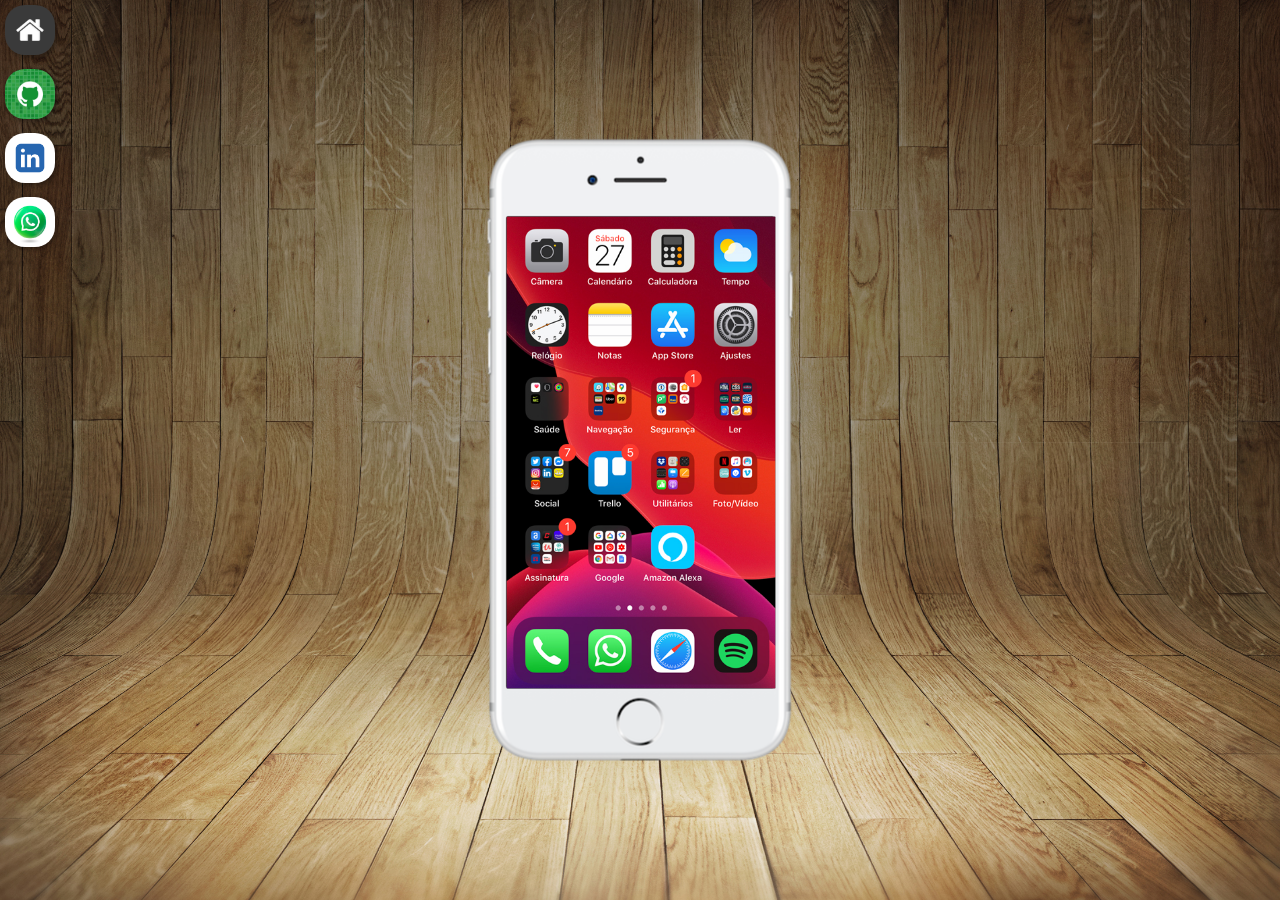
<file: index.html>
<!DOCTYPE html>
<html lang="pt-br">
<head>
    <meta charset="UTF-8">
    <meta name="viewport" content="width=device-width, initial-scale=1.0">
    <link rel="shortcut icon" href="favicon.ico" type="image/x-icon">
    <link rel="stylesheet" href="style.css">
    <title>Apresentação Redes Sociais</title>
</head>
<body>
    <main>
        <section id="telefone">
        <iframe src="home.html" name="tela" id="tela" frameborder="0">Seu Navegador não é compativel</iframe>
        </section>
        <section id="redes-sociais">
            <a href="home.html" target="tela"> <img src="imagens/logo-home.jpg" alt=""></a> <br>
            <a href="github.html" target="tela"><img src="imagens/logo-github.jpg" alt=""></a> <br>
            <a href="linkedin.html" target="tela"><img src="imagens/logo-linkedin.avif" alt=""></a> <br>
            <a href="whats.html" target="tela"> <img src="imagens/logo-whats.png" alt=""></a> <br>
        </section>
    </main>
</body>
</html>
</file>
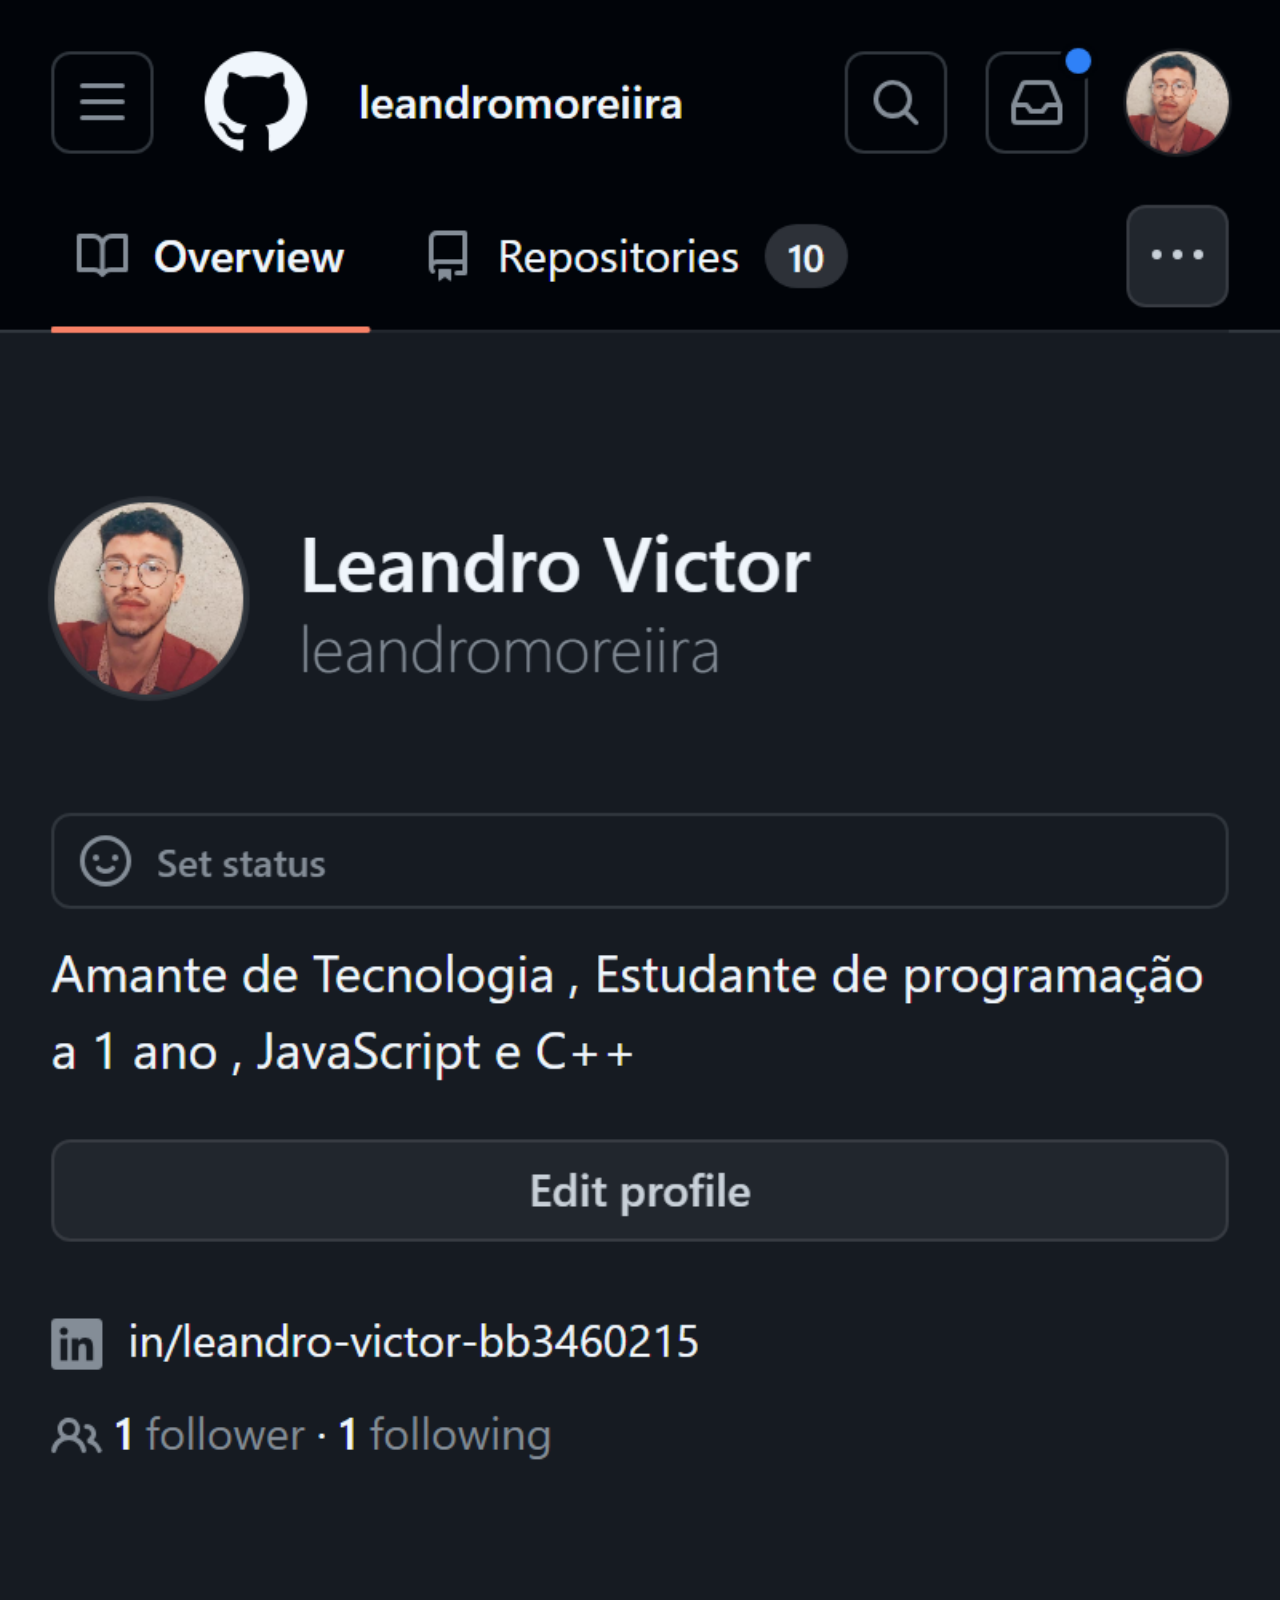
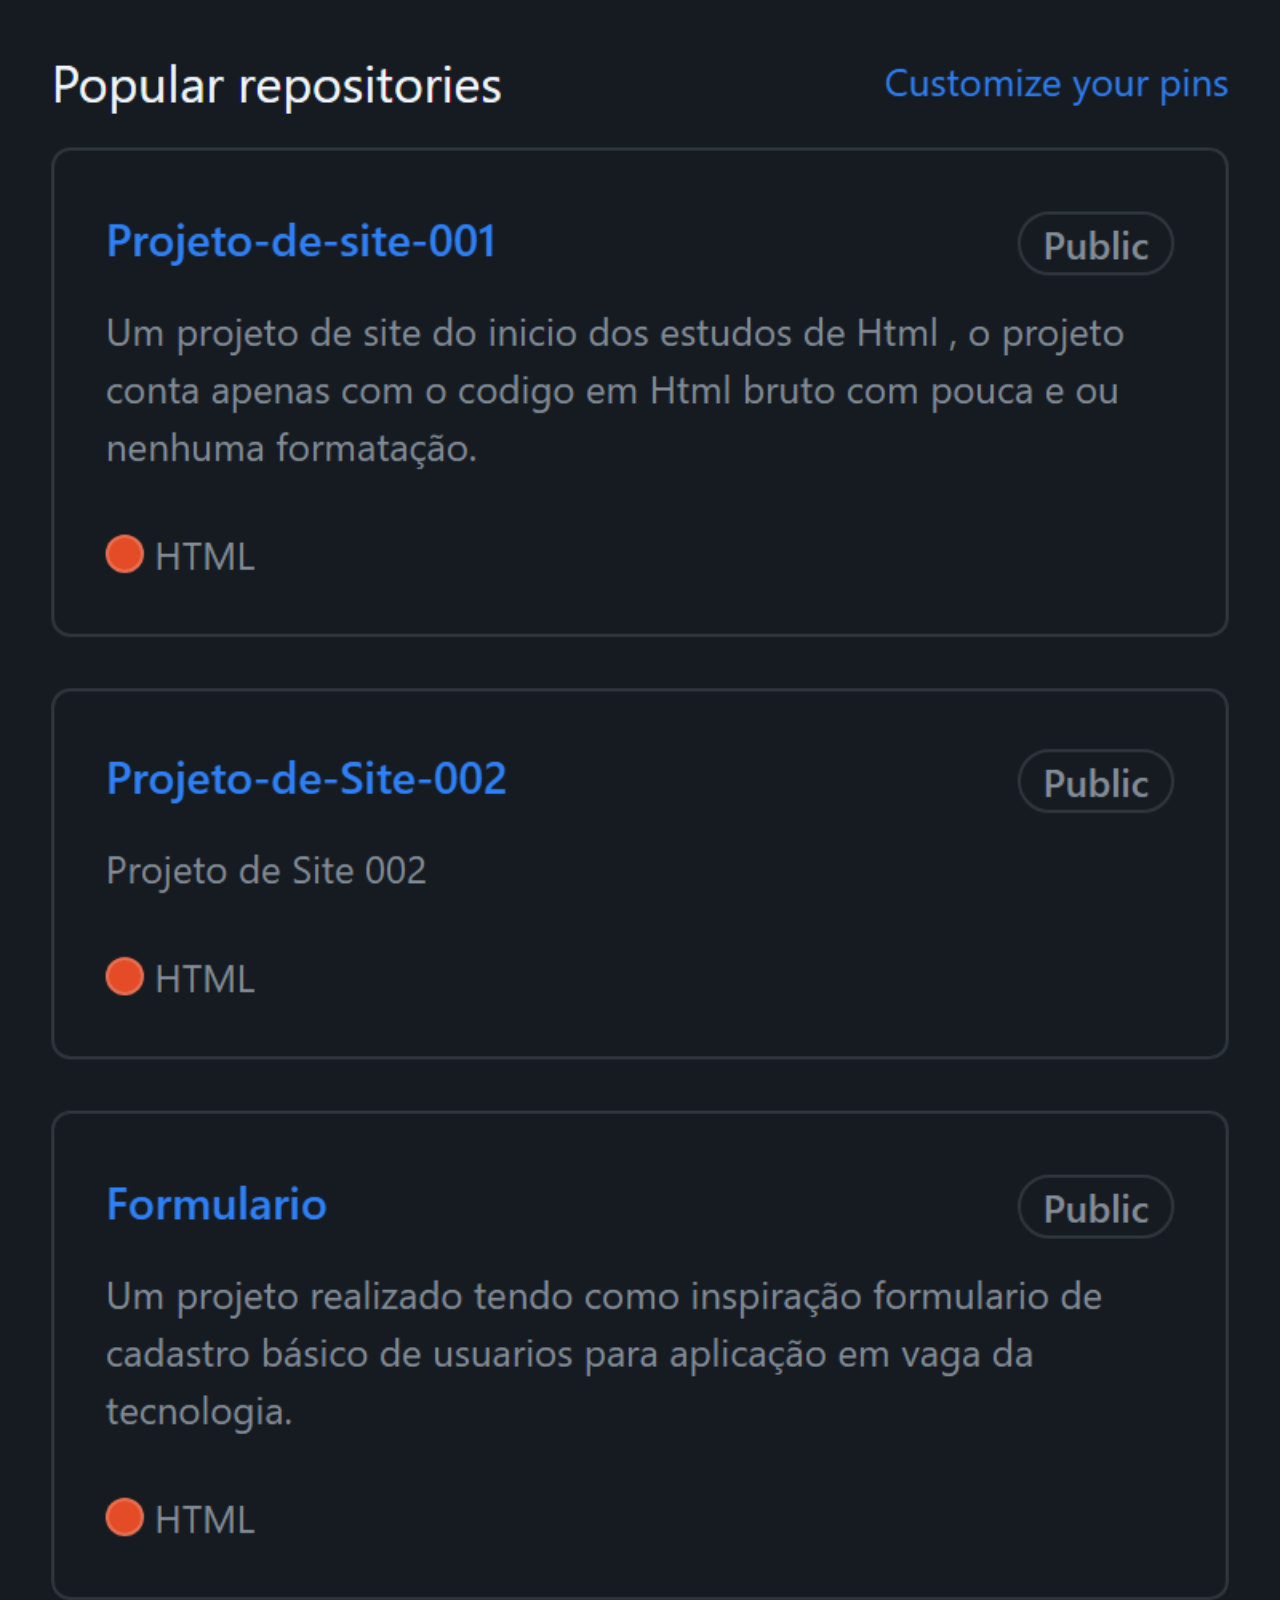
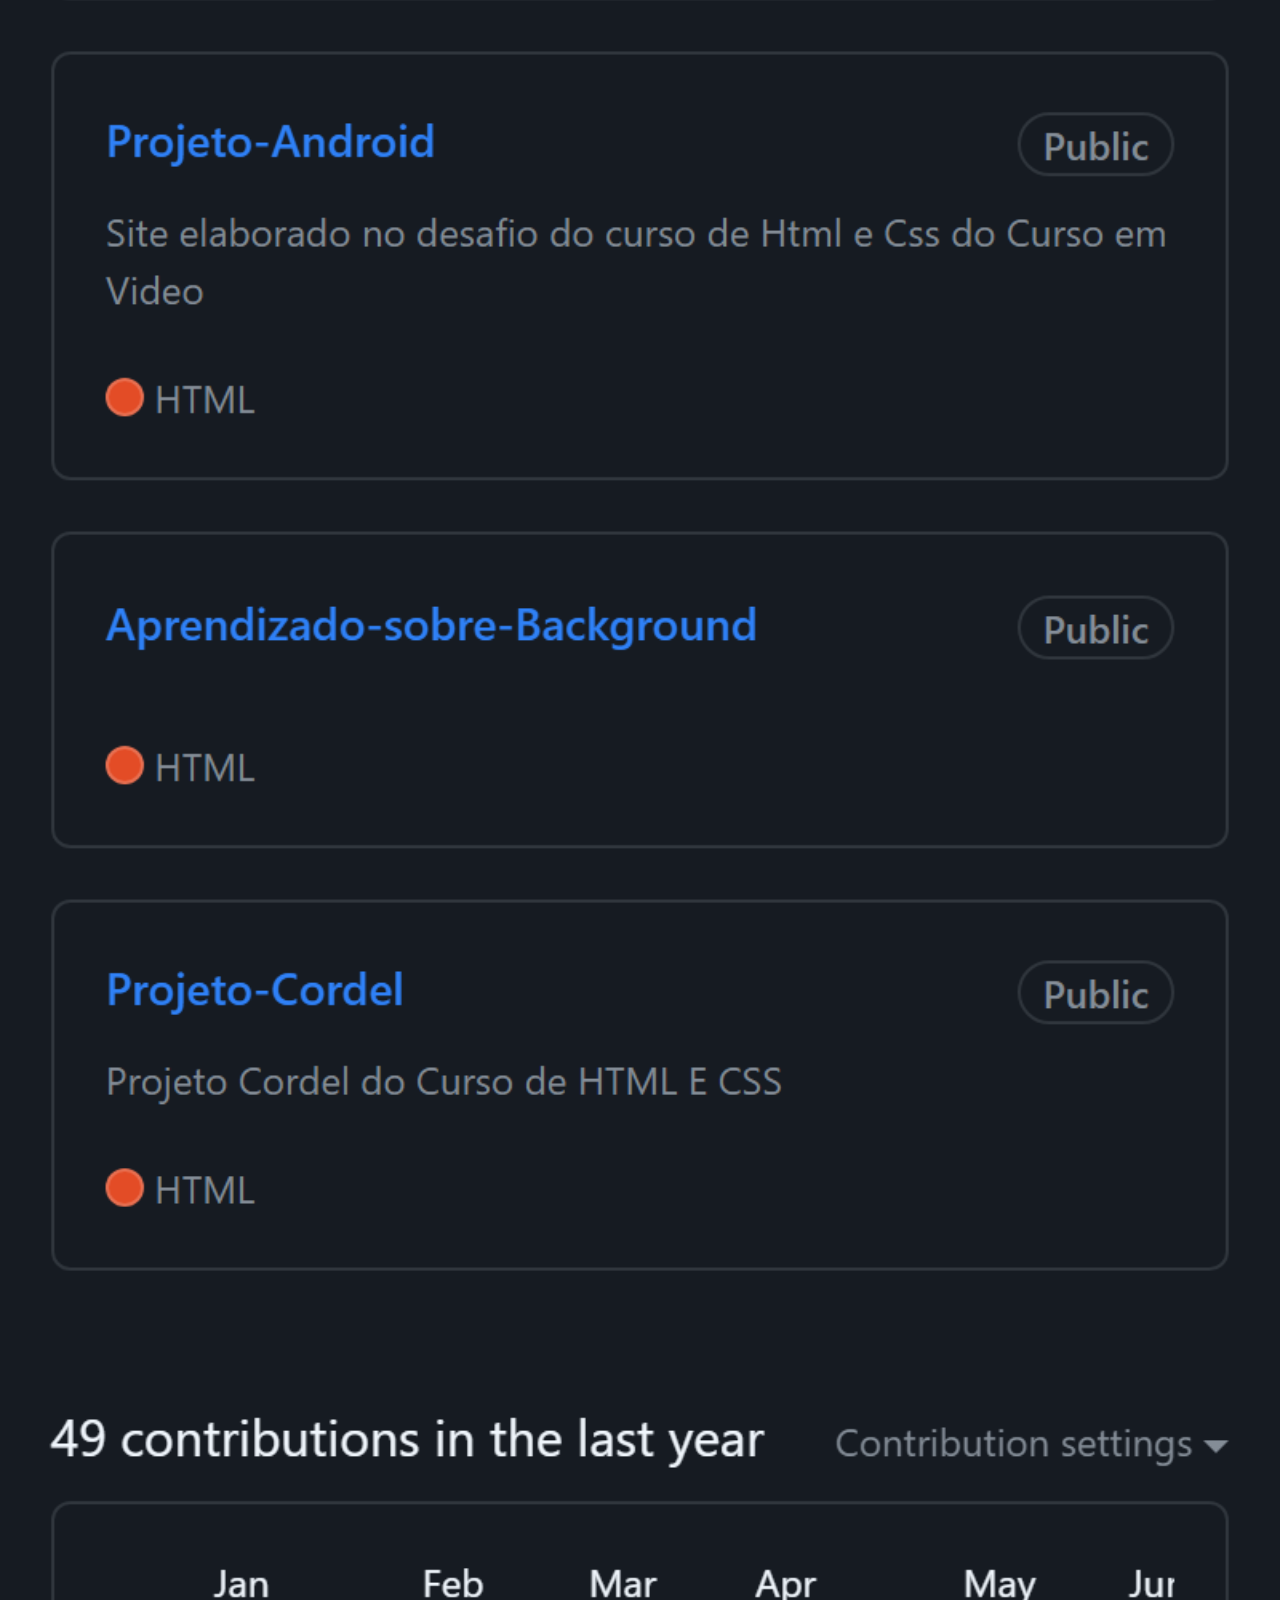
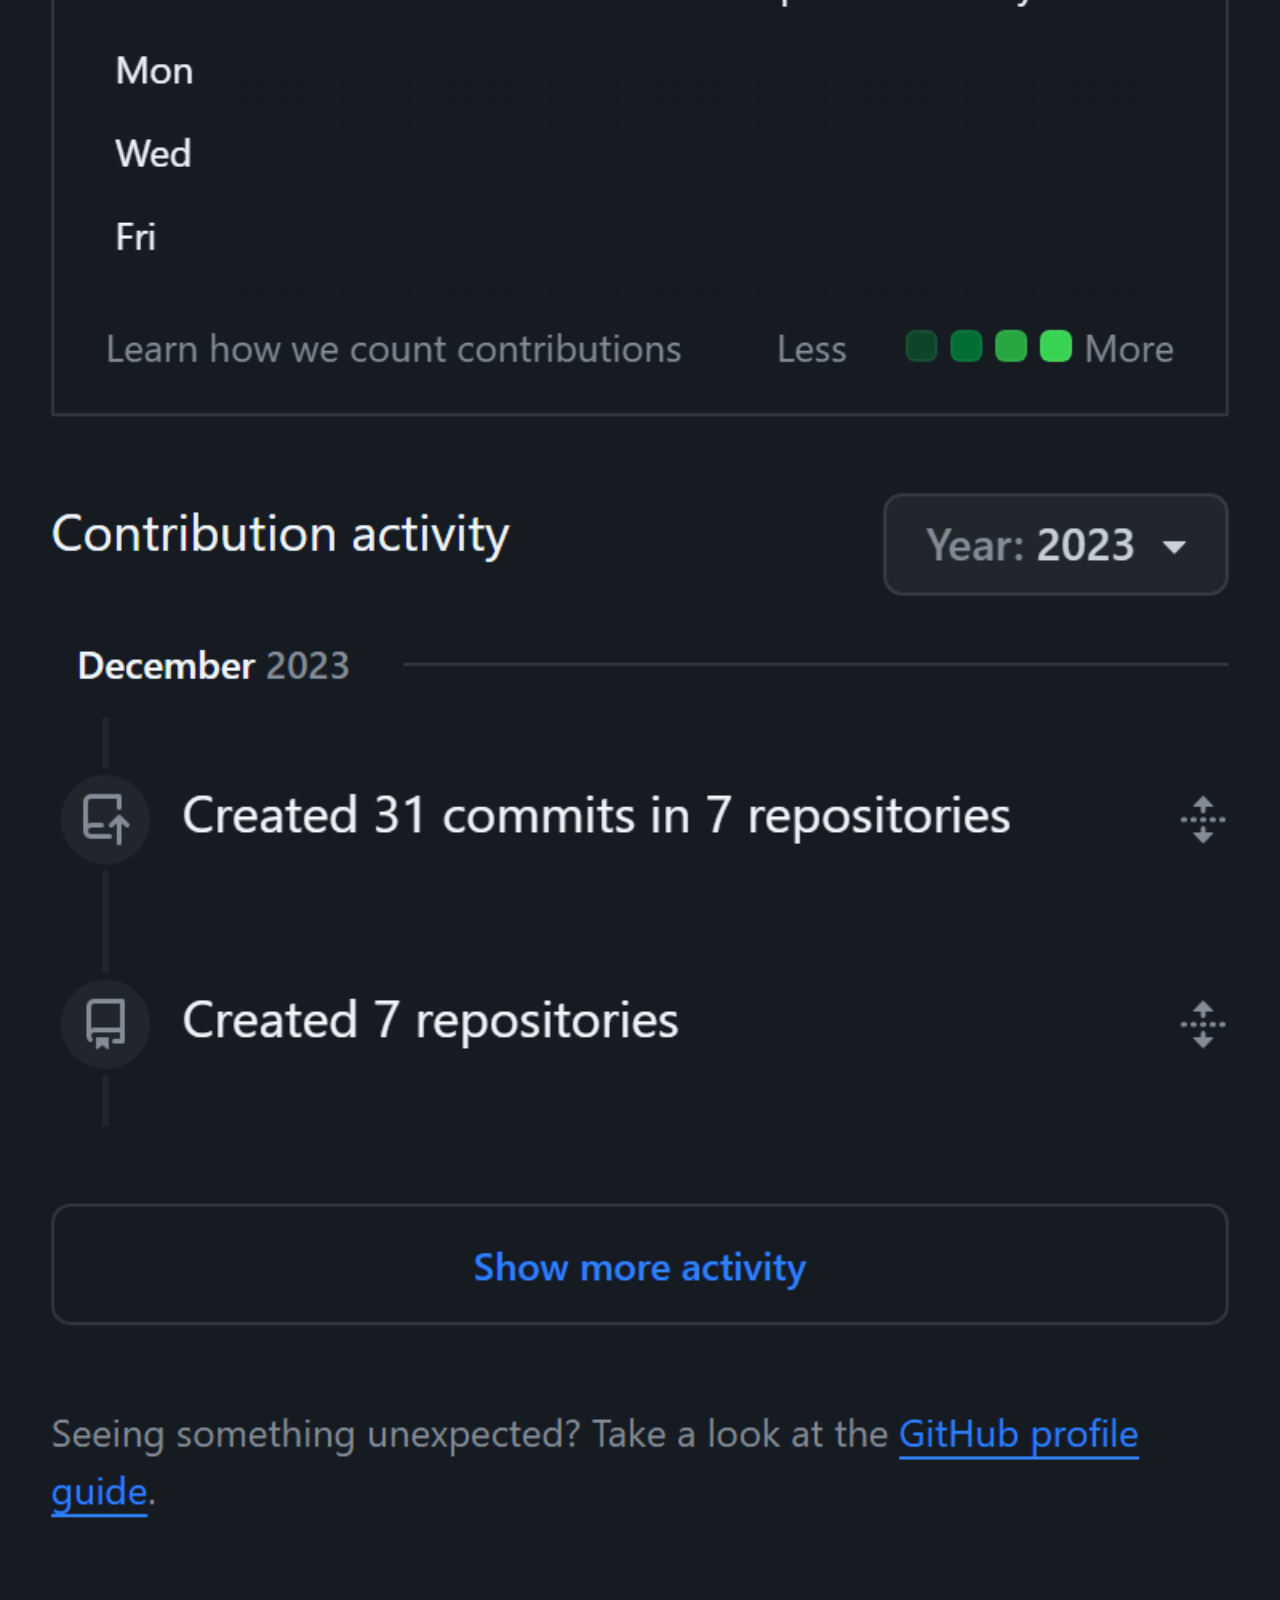
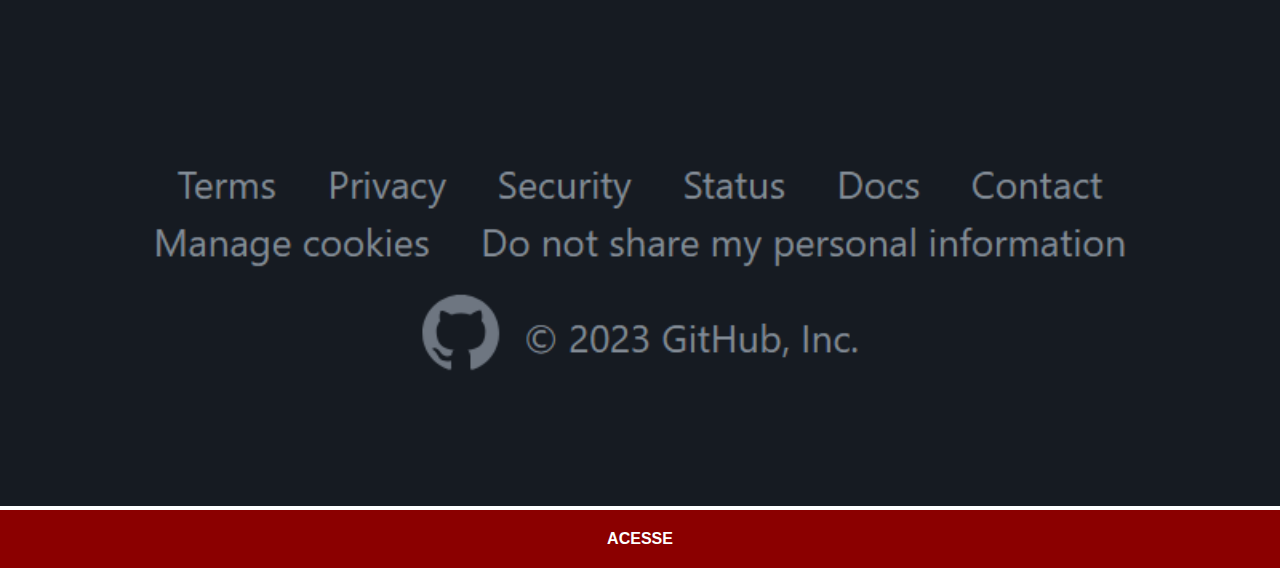
<file: github.html>
<!DOCTYPE html>
<html lang="pt-br">
<head>
    <meta charset="UTF-8">
    <meta name="viewport" content="width=device-width, initial-scale=1.0">
    <link rel="stylesheet" href="rsocias.css">
    <title>Document</title>
    
</head>
<body>
    <img src="imagens/tela-git.png">
    <a href="https://github.com/leandromoreiira" target="_blank">ACESSE</a>
</body>
</html>
</file>
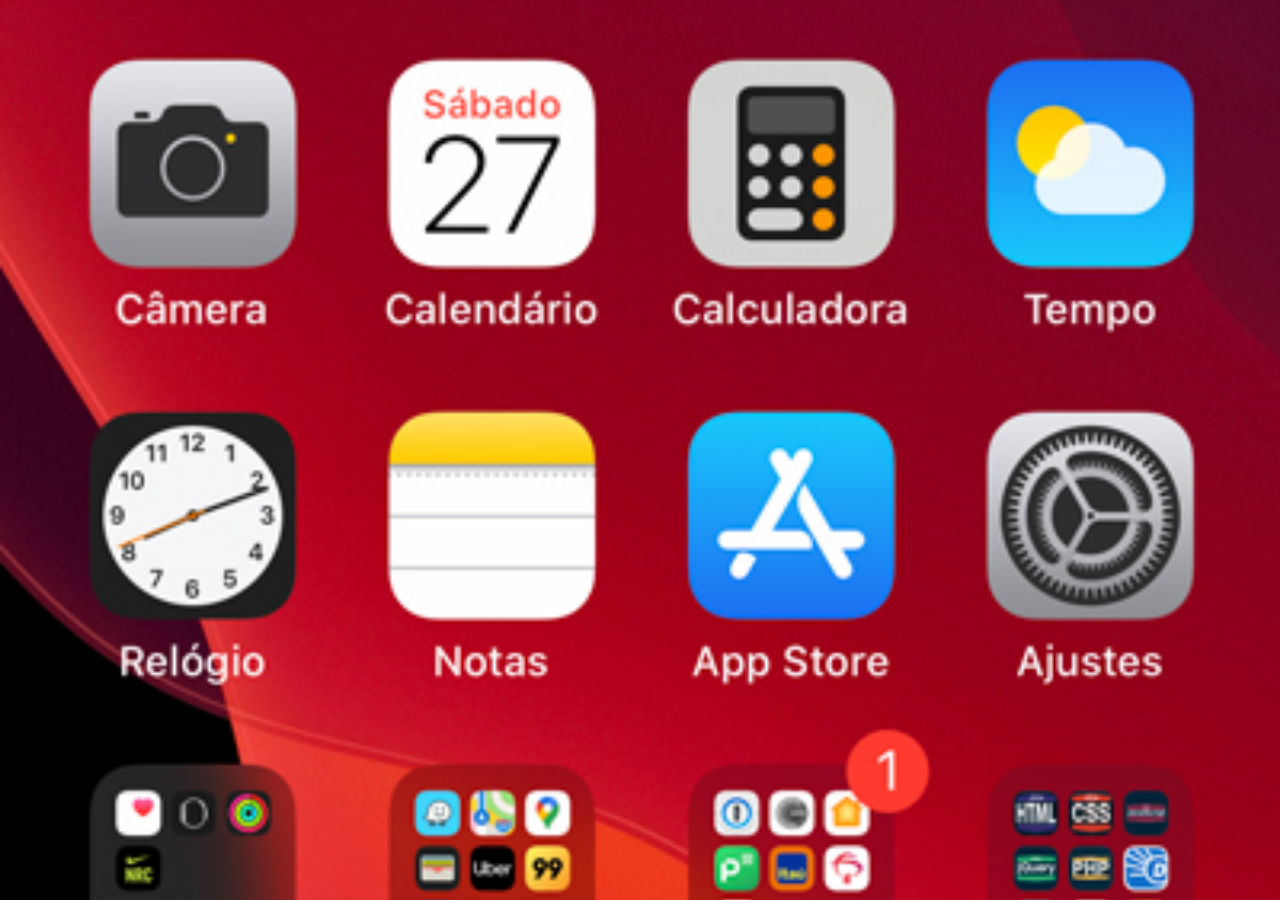
<file: home.html>
<!DOCTYPE html>
<html lang="pt-br">
<head>
    <meta charset="UTF-8">
    <meta name="viewport" content="width=device-width, initial-scale=1.0">
    <title>Document</title>
</head>
<style>
    *{
        margin: 0px;
        padding: 0px;
    }
    body
    {
        width: 100vw;
        height: 100vh;
        background: black url('imagens/tela-home.jpg') no-repeat top center;
        background-size: cover;
    }
</style>

<body>
    
</body>
</html>
</file>
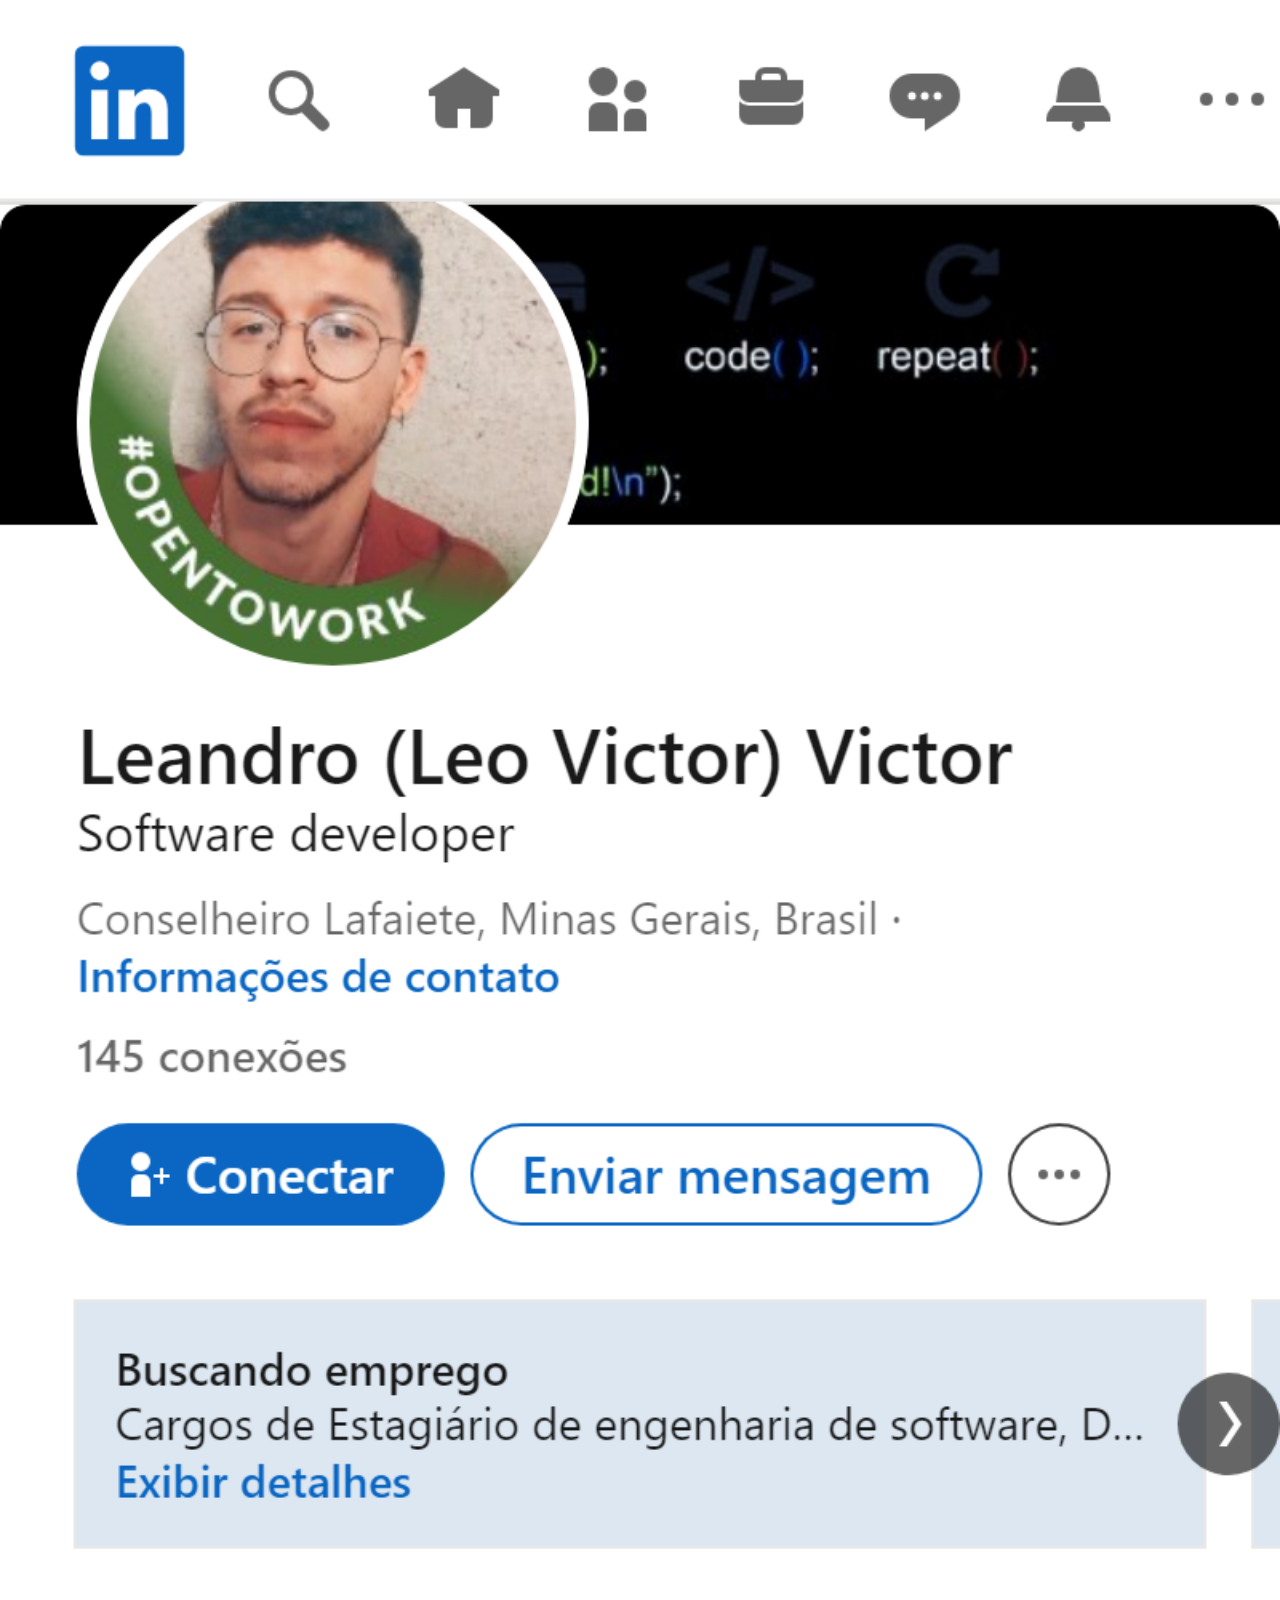
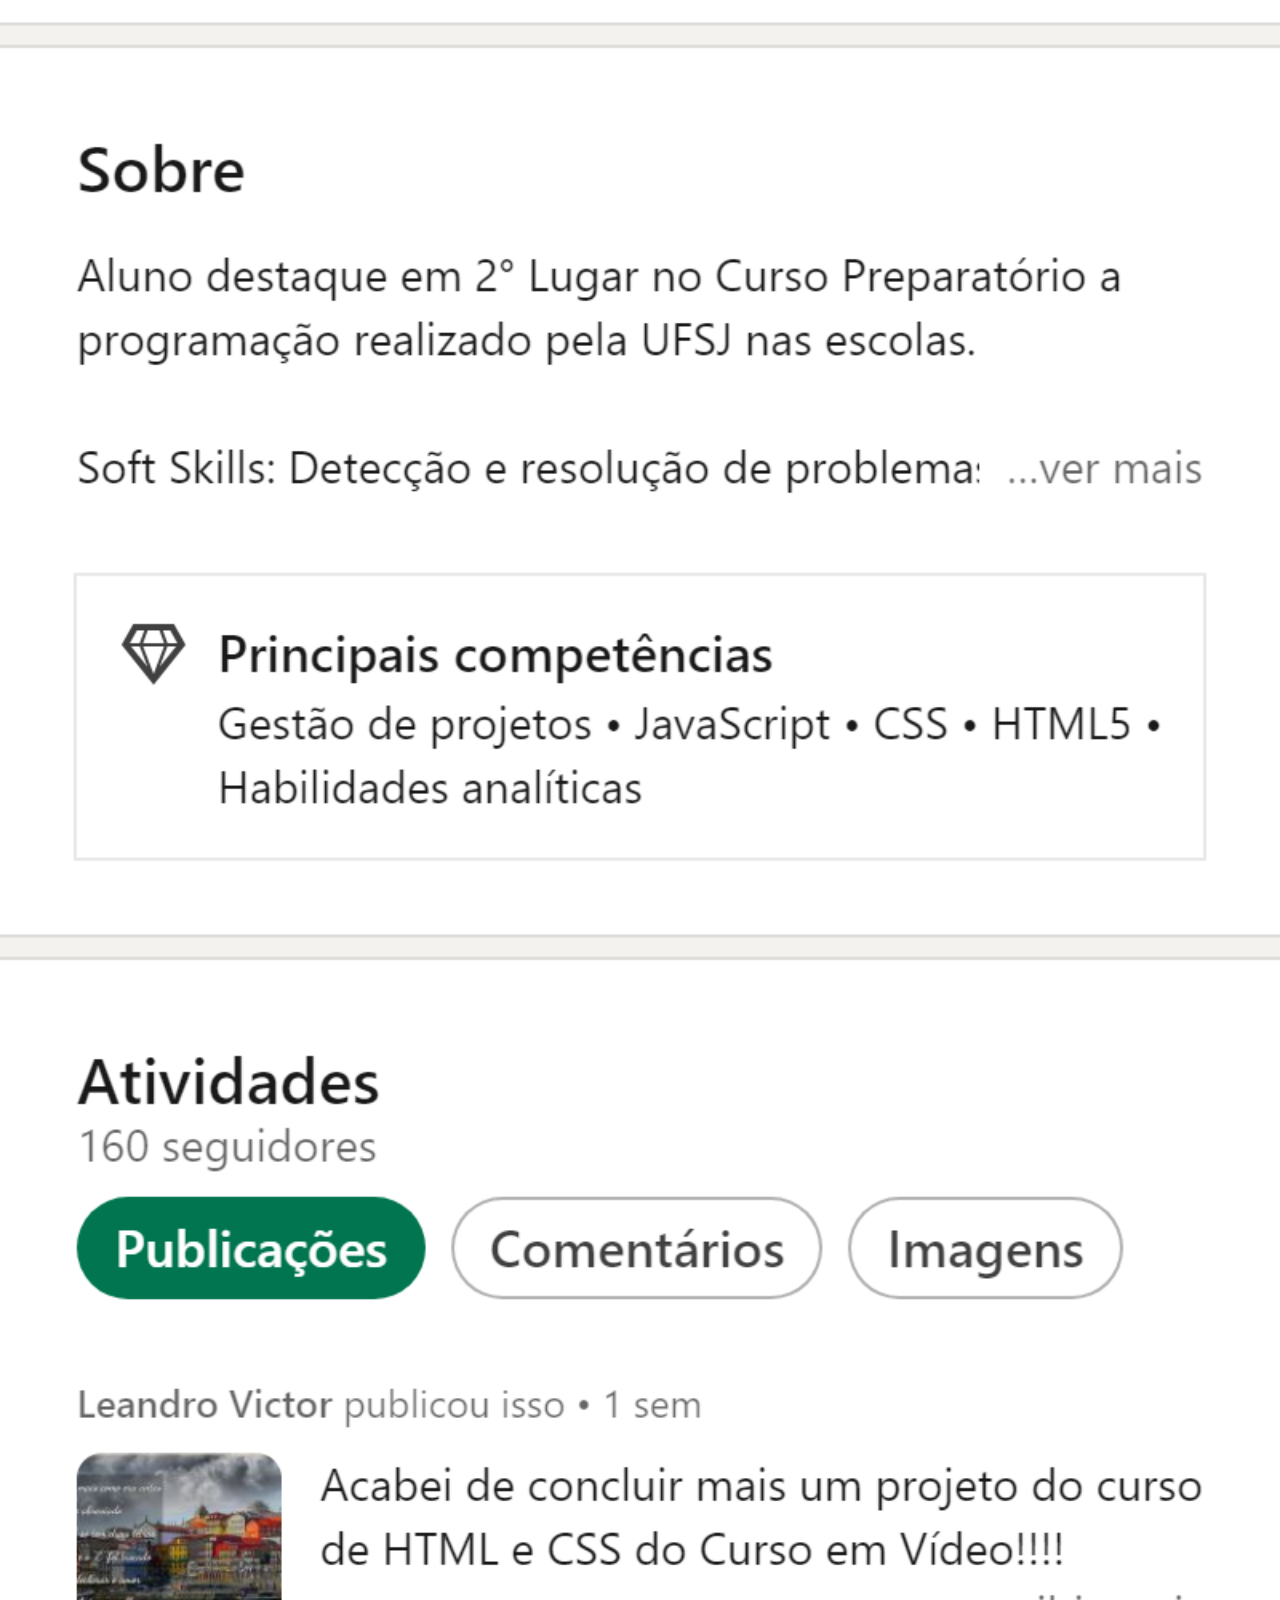
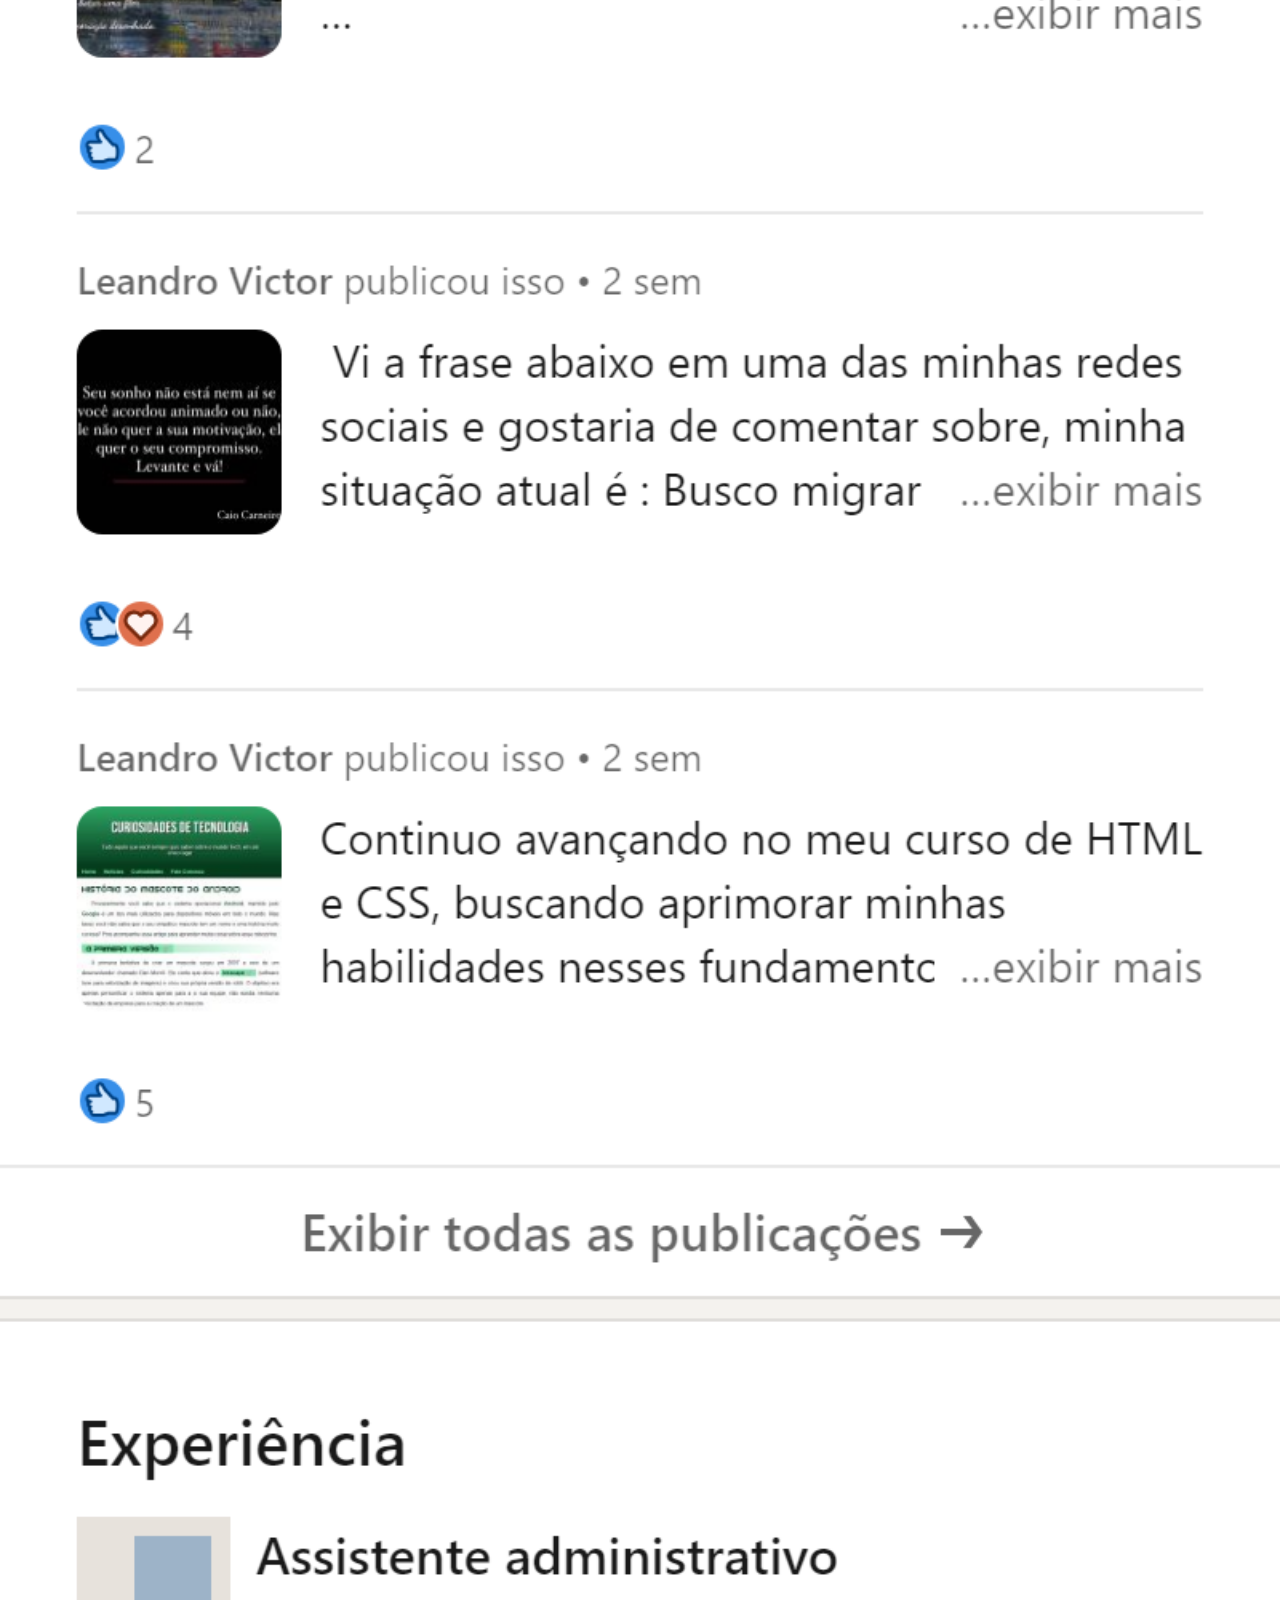
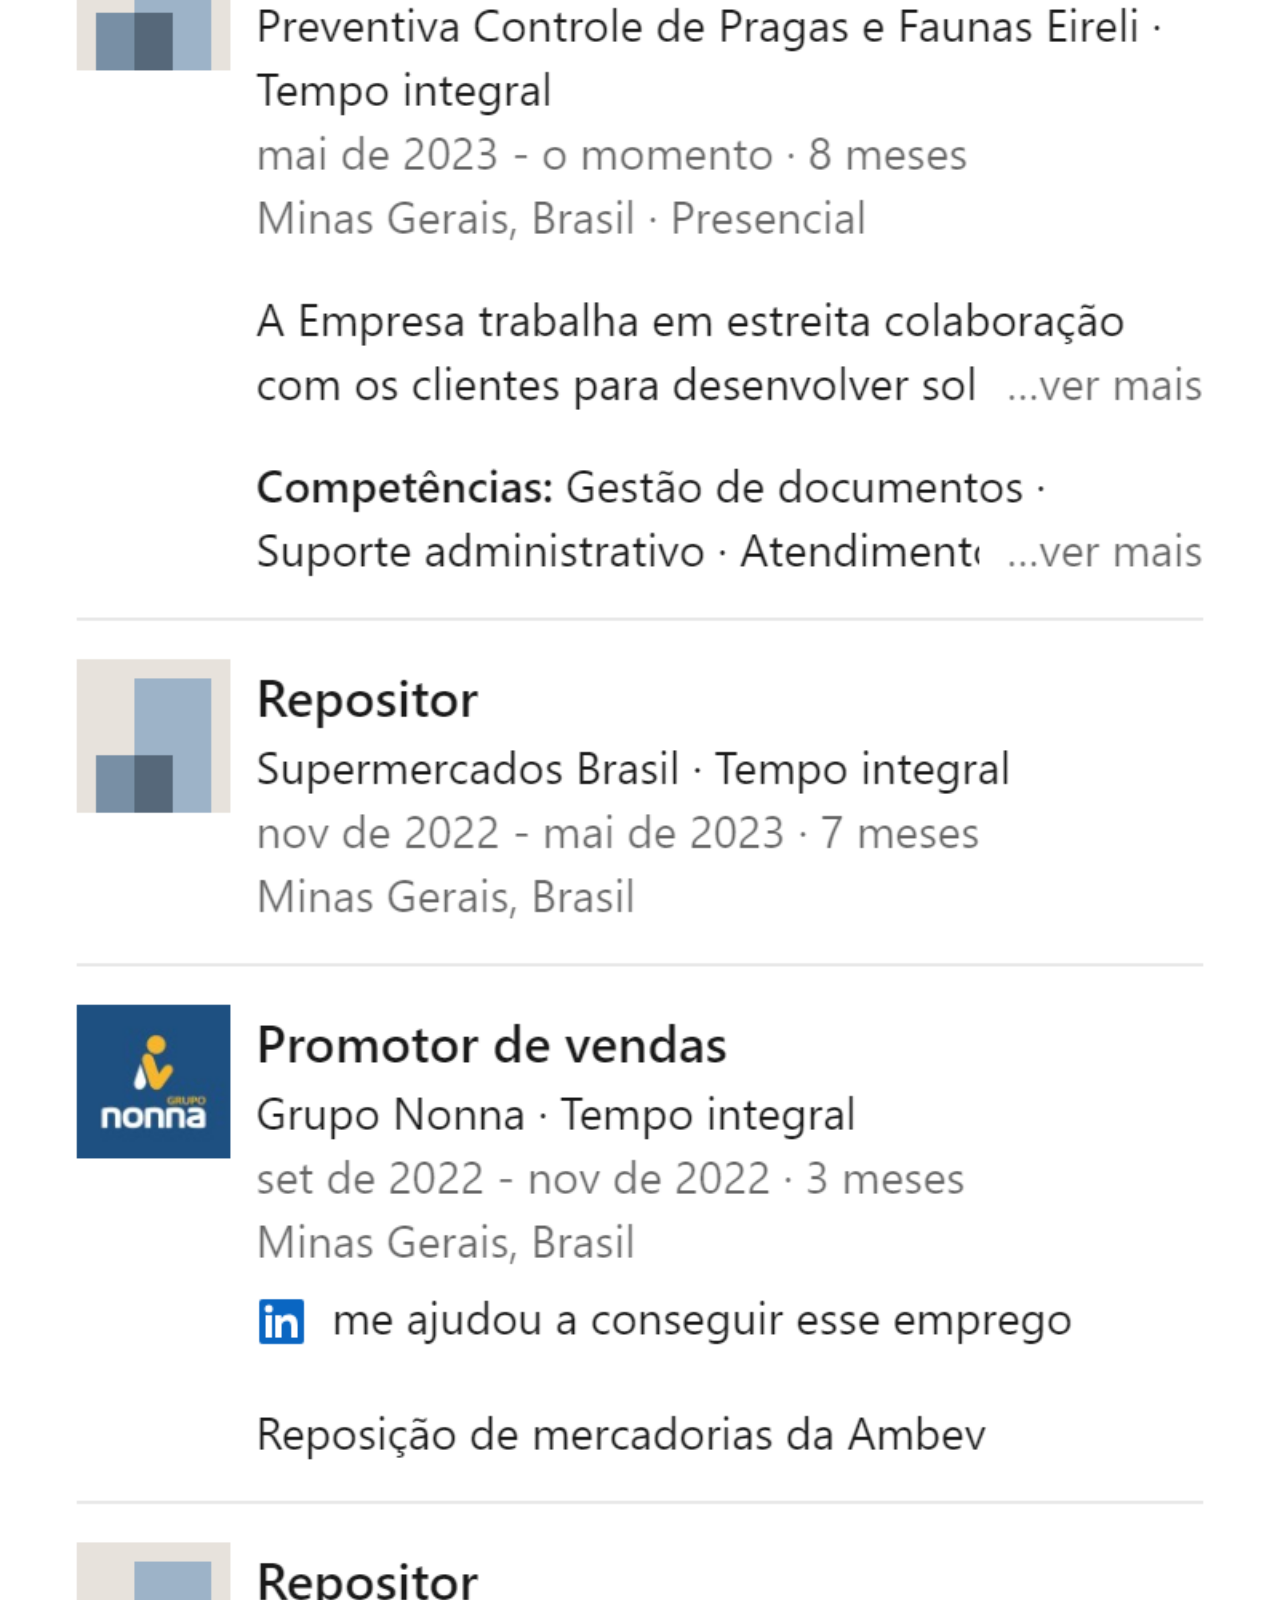
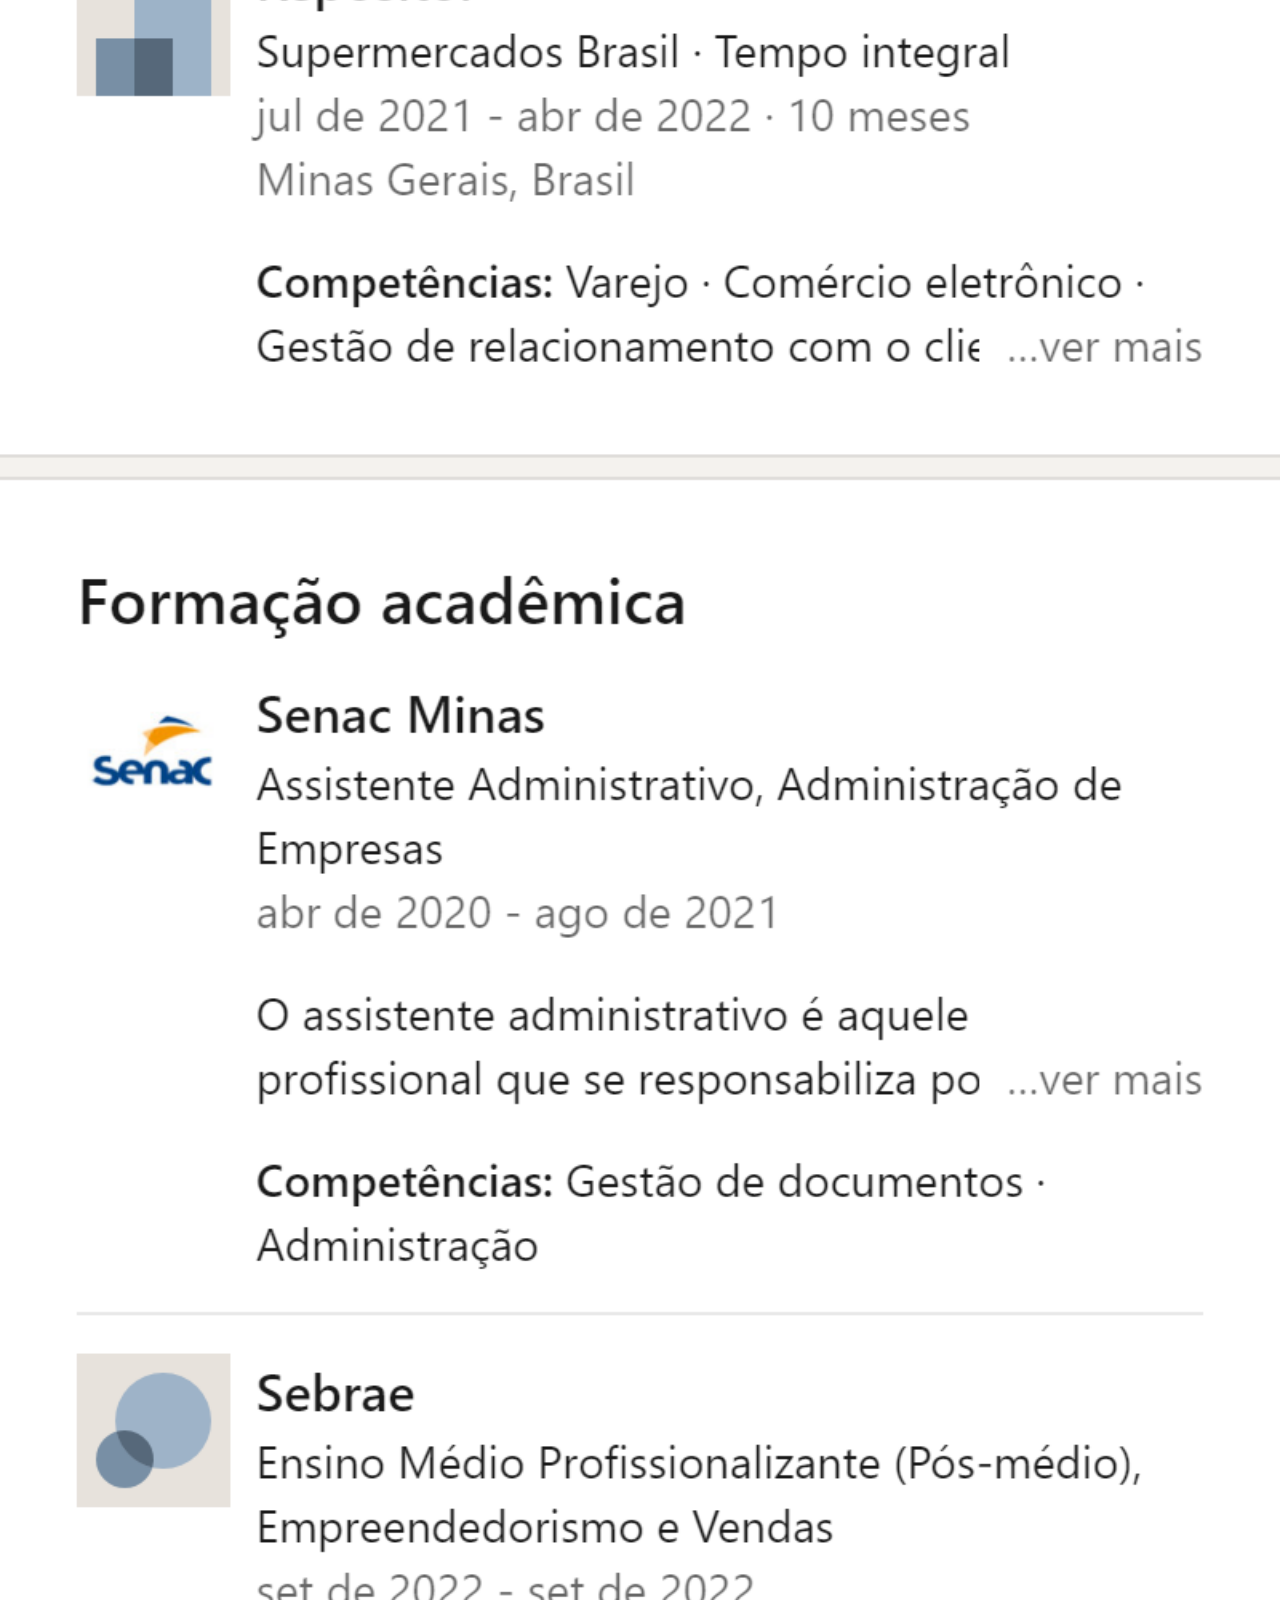
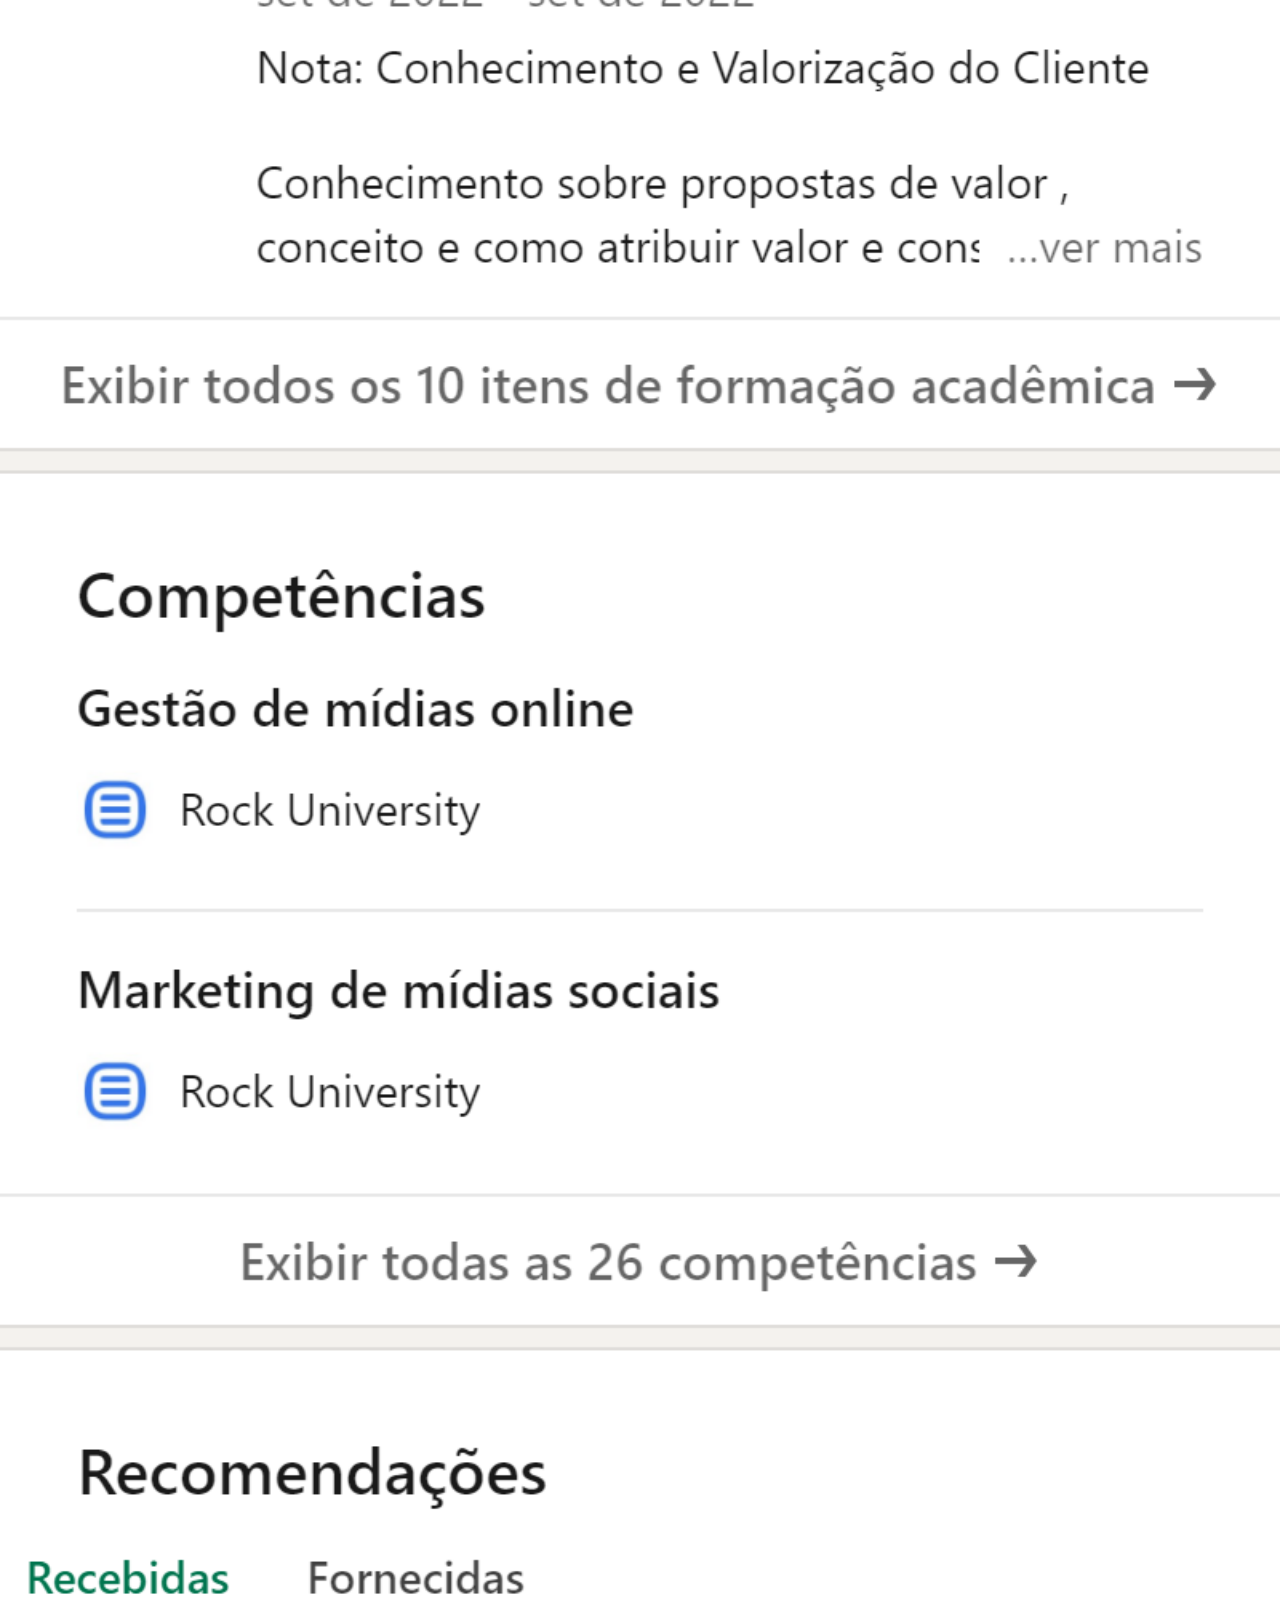
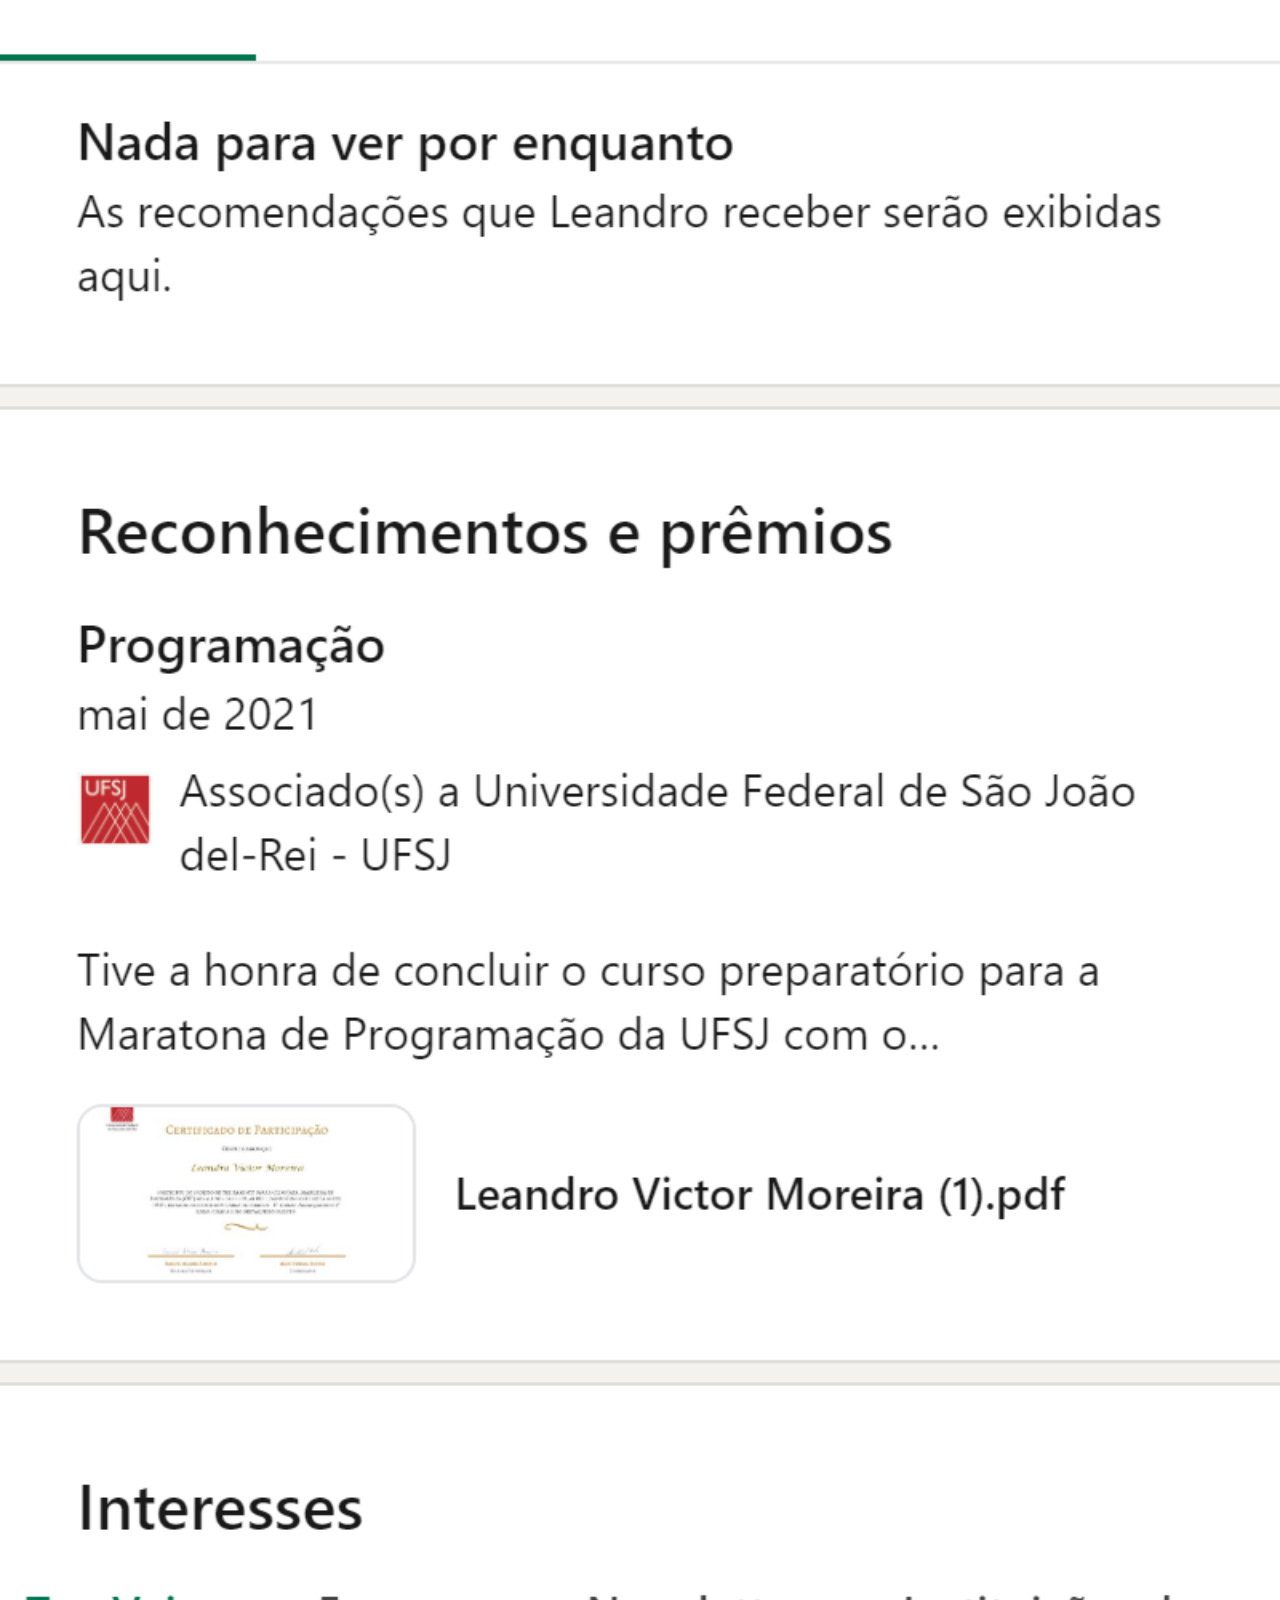
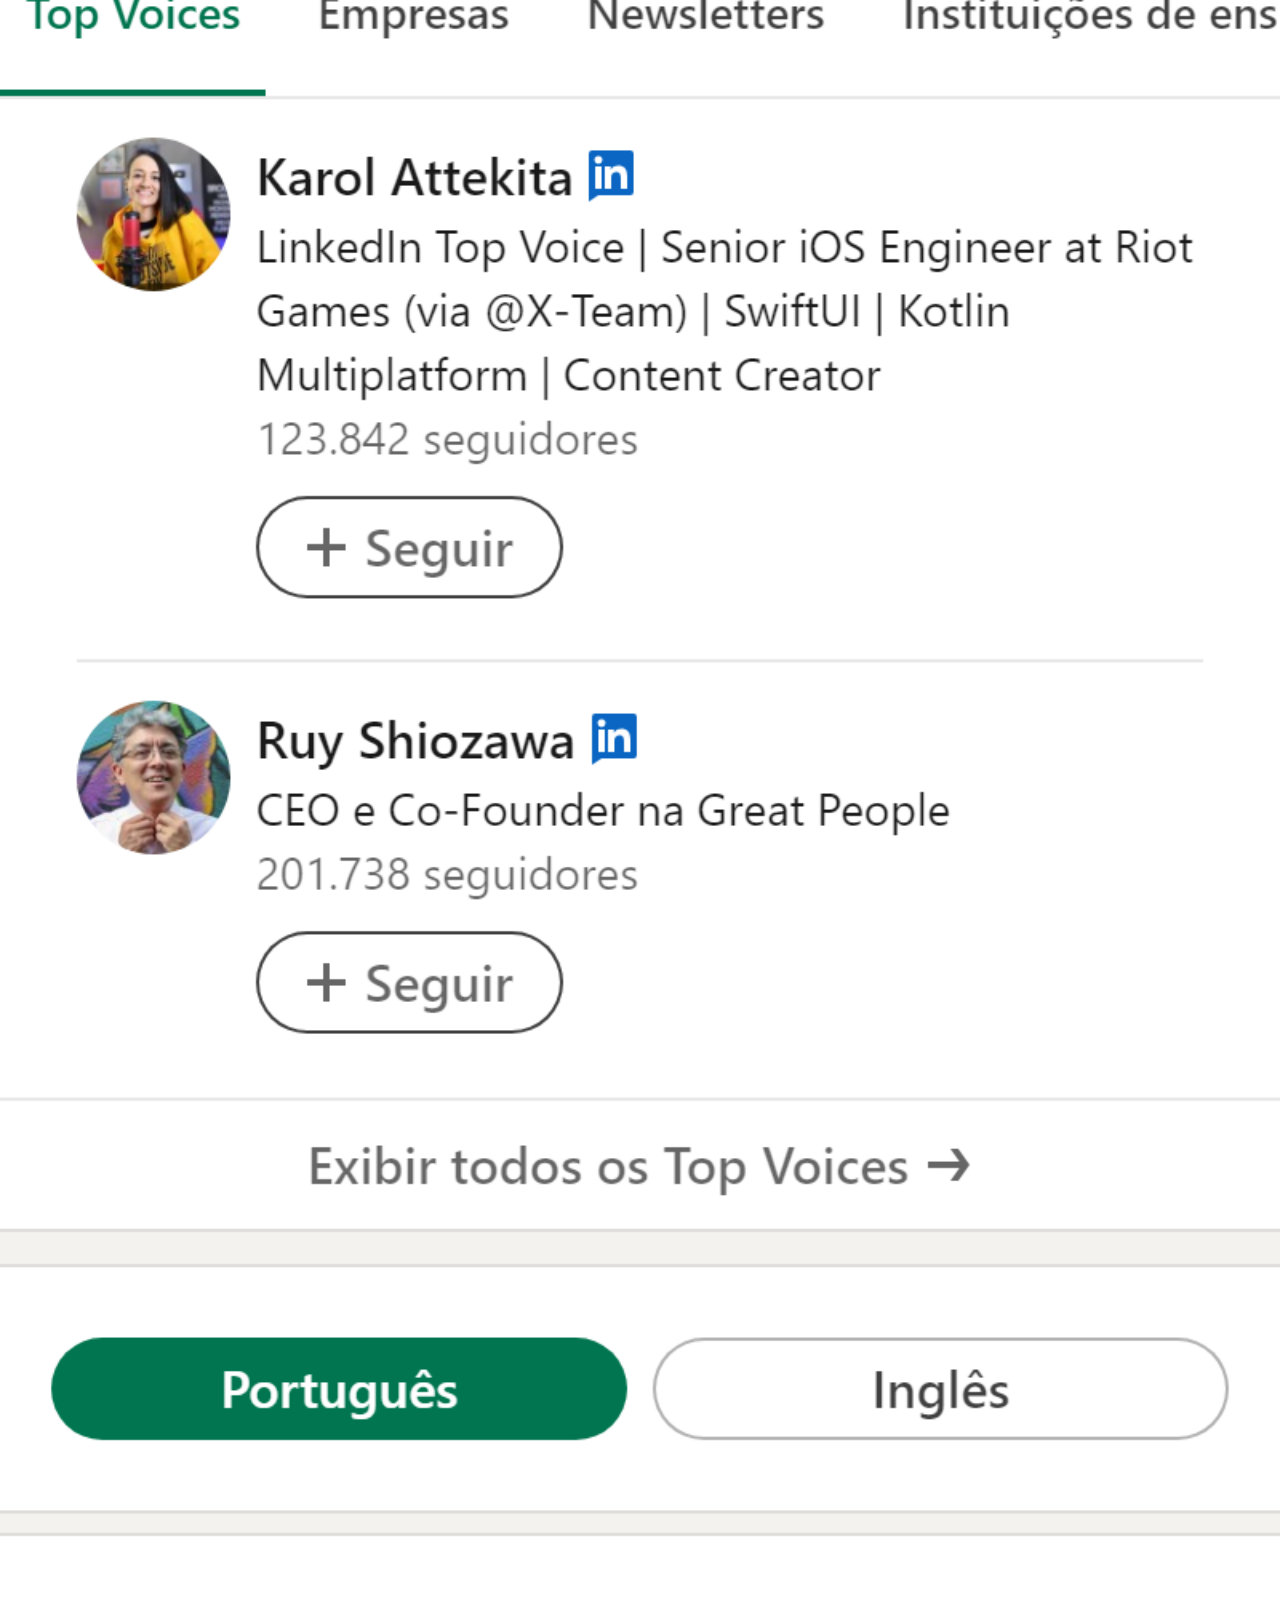
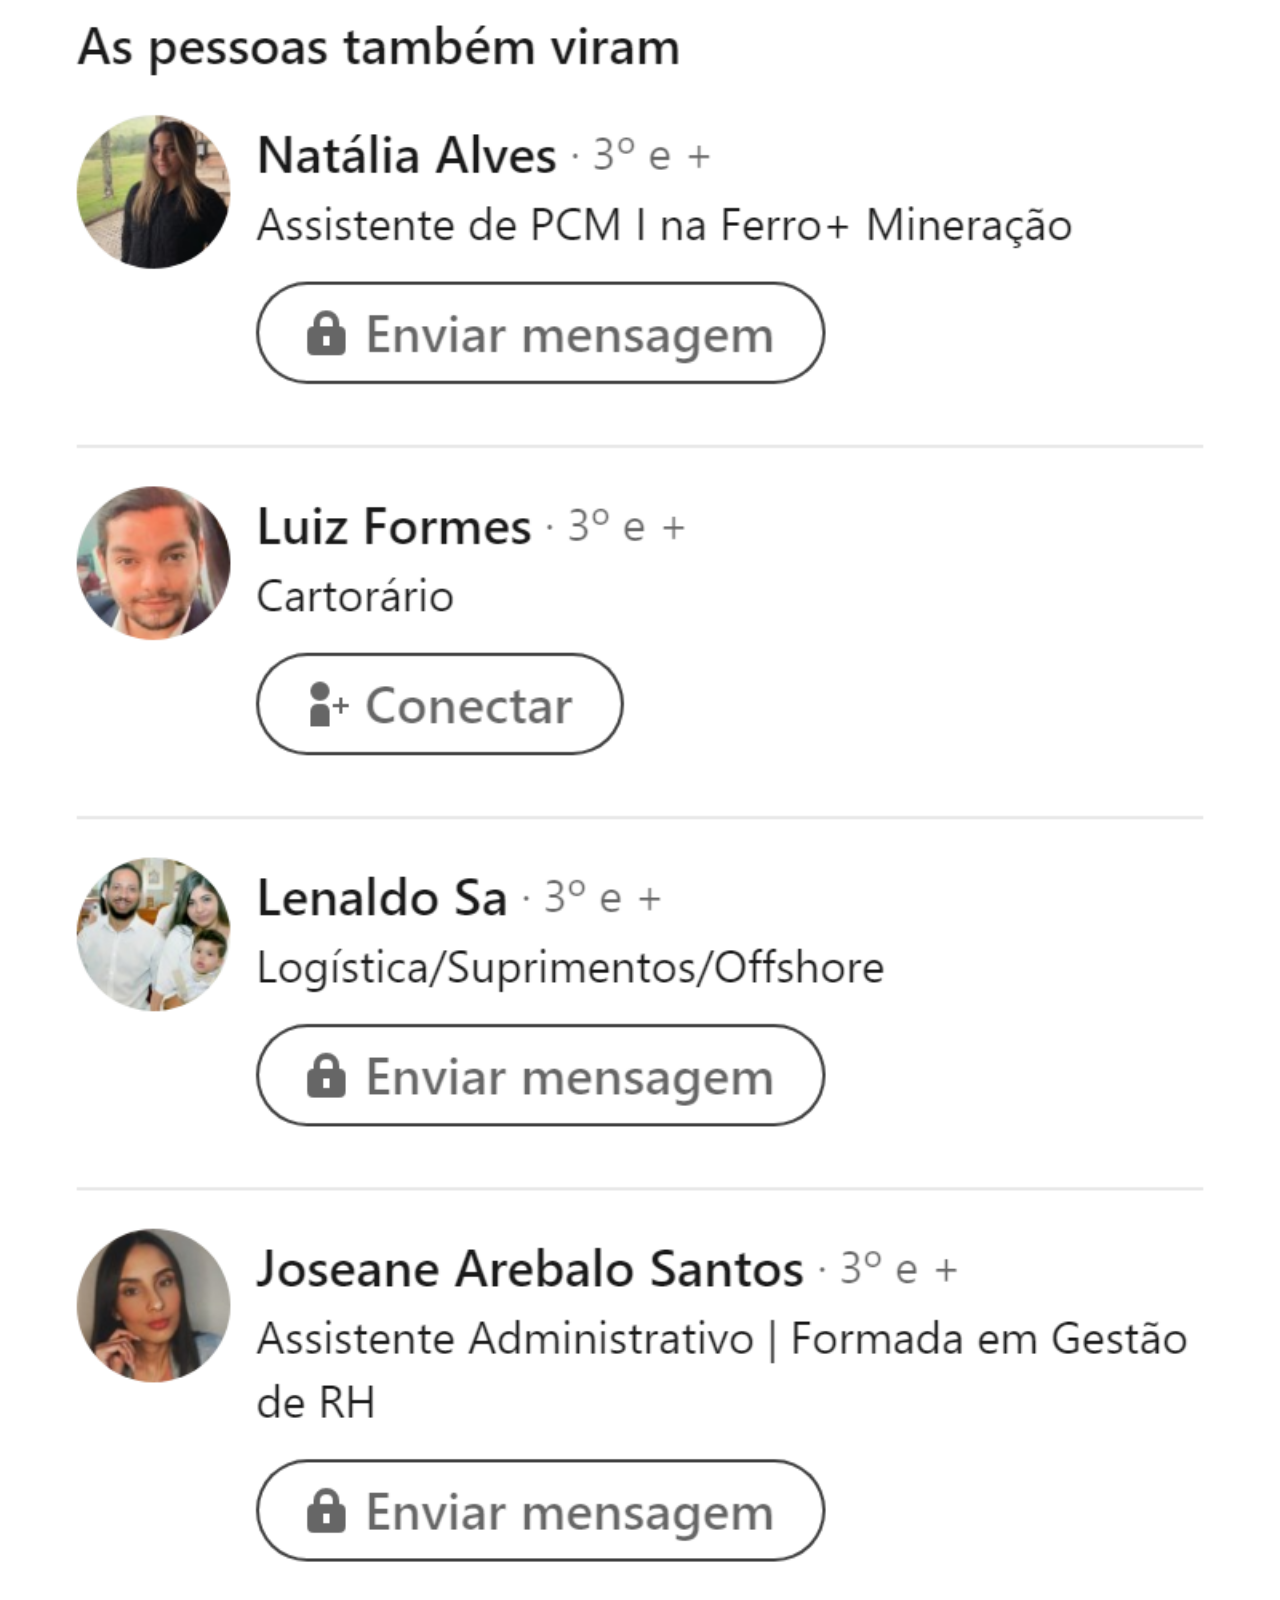
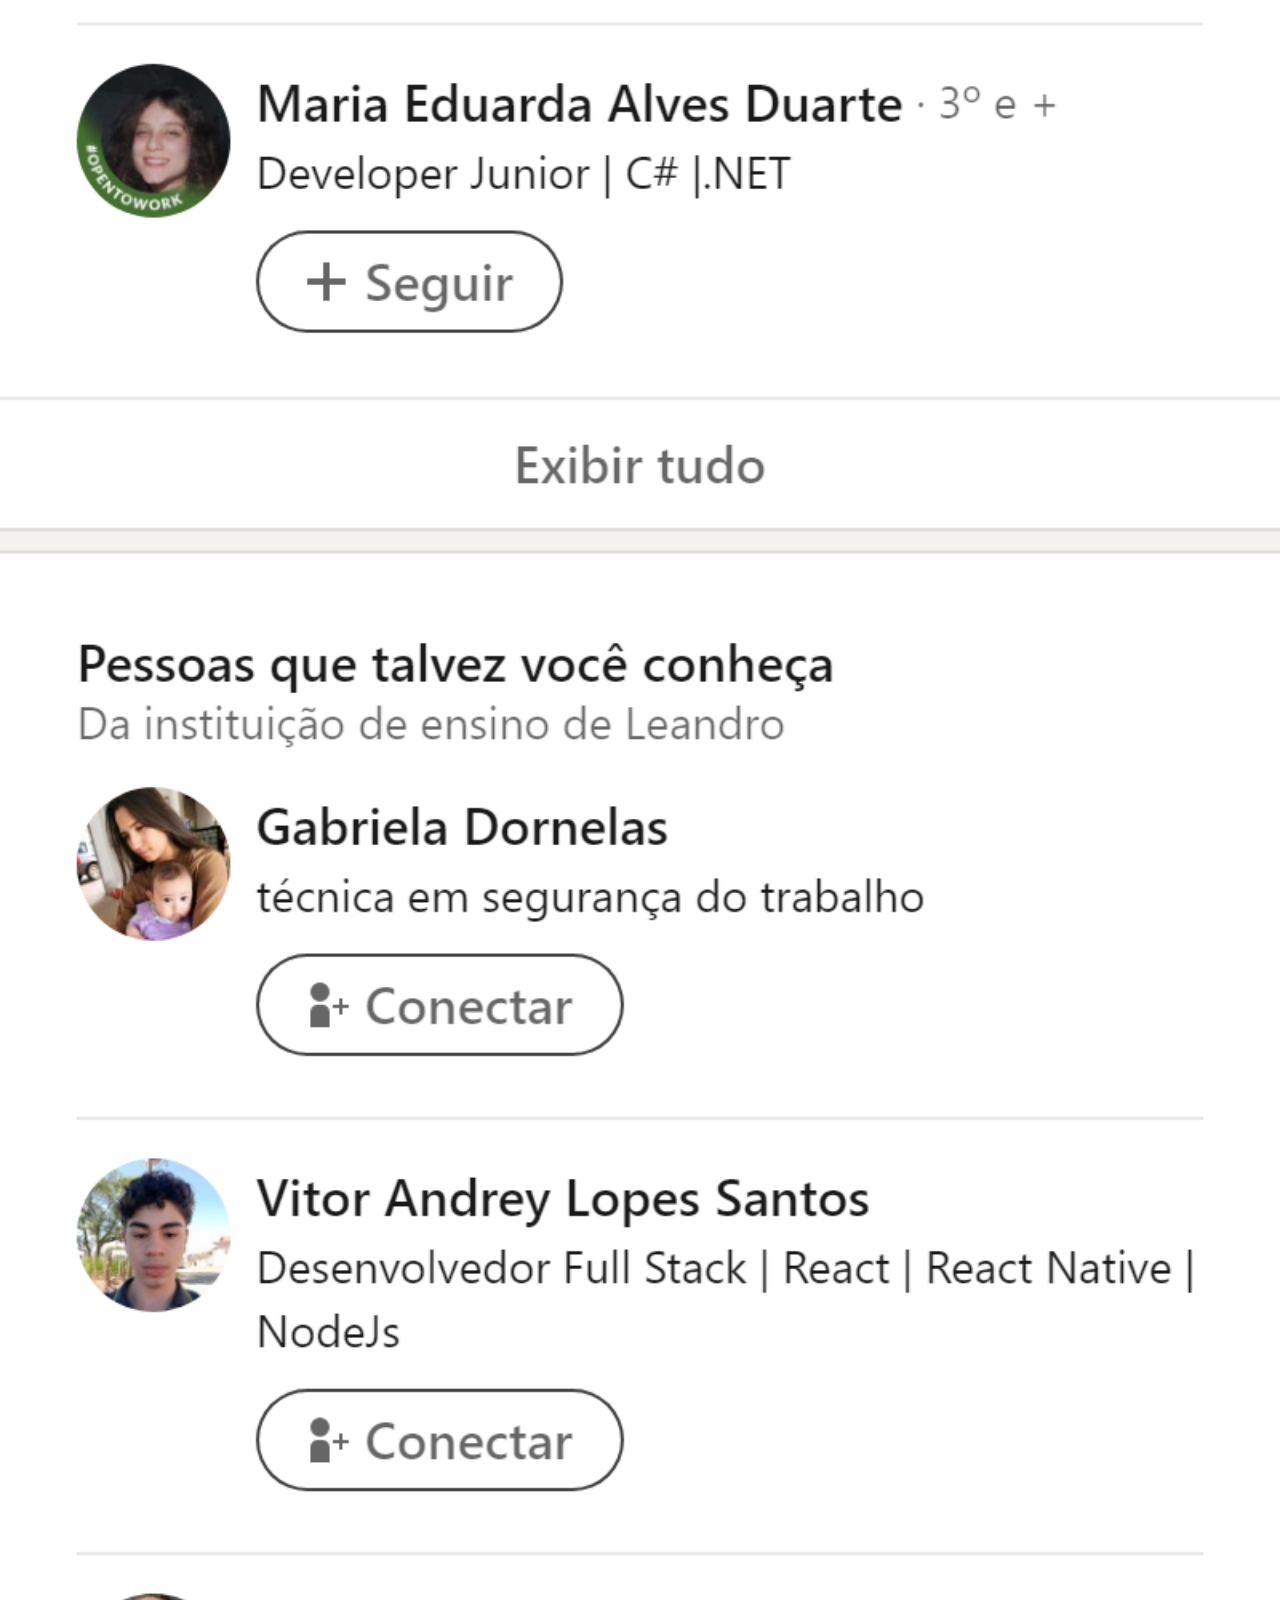
<file: linkedin.html>
<!DOCTYPE html>
<html lang="pt-br">
<head>
    <meta charset="UTF-8">
    <meta name="viewport" content="width=device-width, initial-scale=1.0">
    <link rel="stylesheet" href="rsocias.css">
    <title>Insta</title>
</head>
<body>
    <img src="imagens/tela-linkedin.png" alt="Insta">
    <a href="https://www.linkedin.com/in/leandrovmoreira/" target="_blank">ACESSE</a>
</body>
</html>
</file>
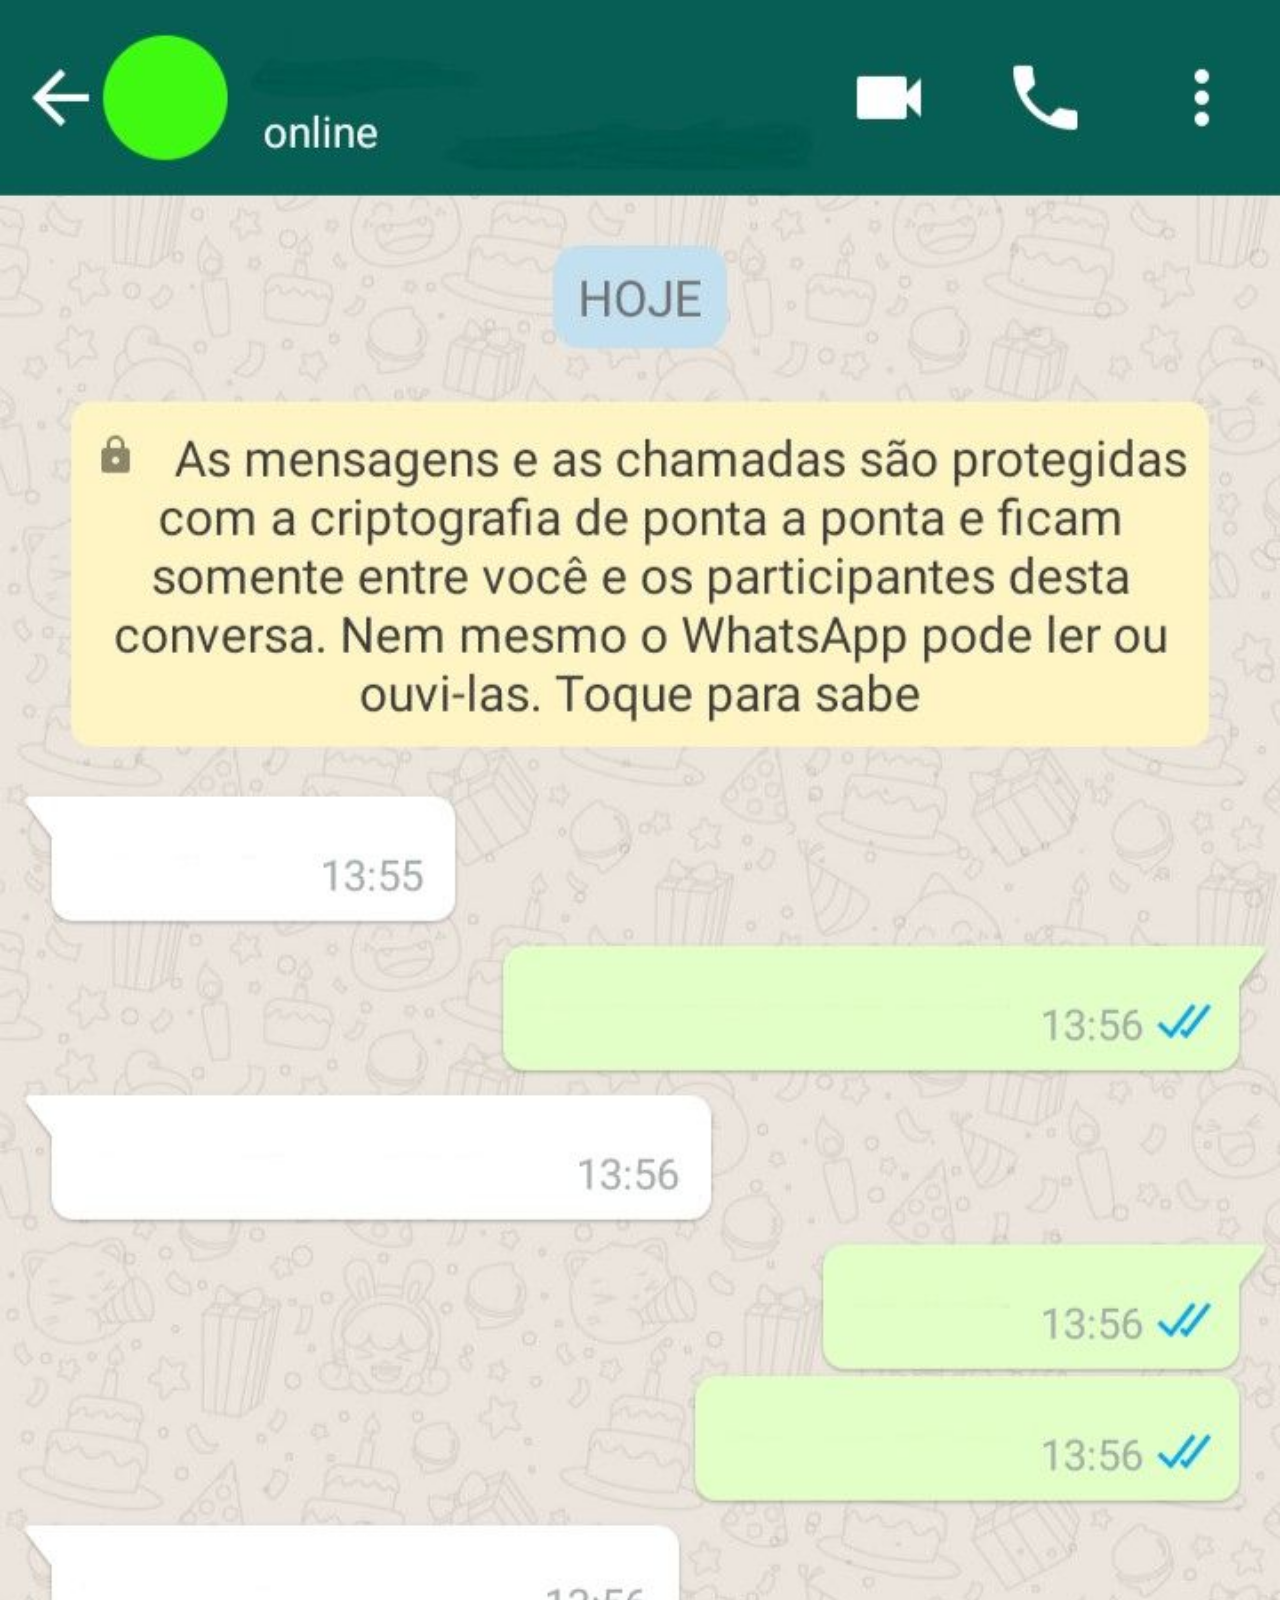
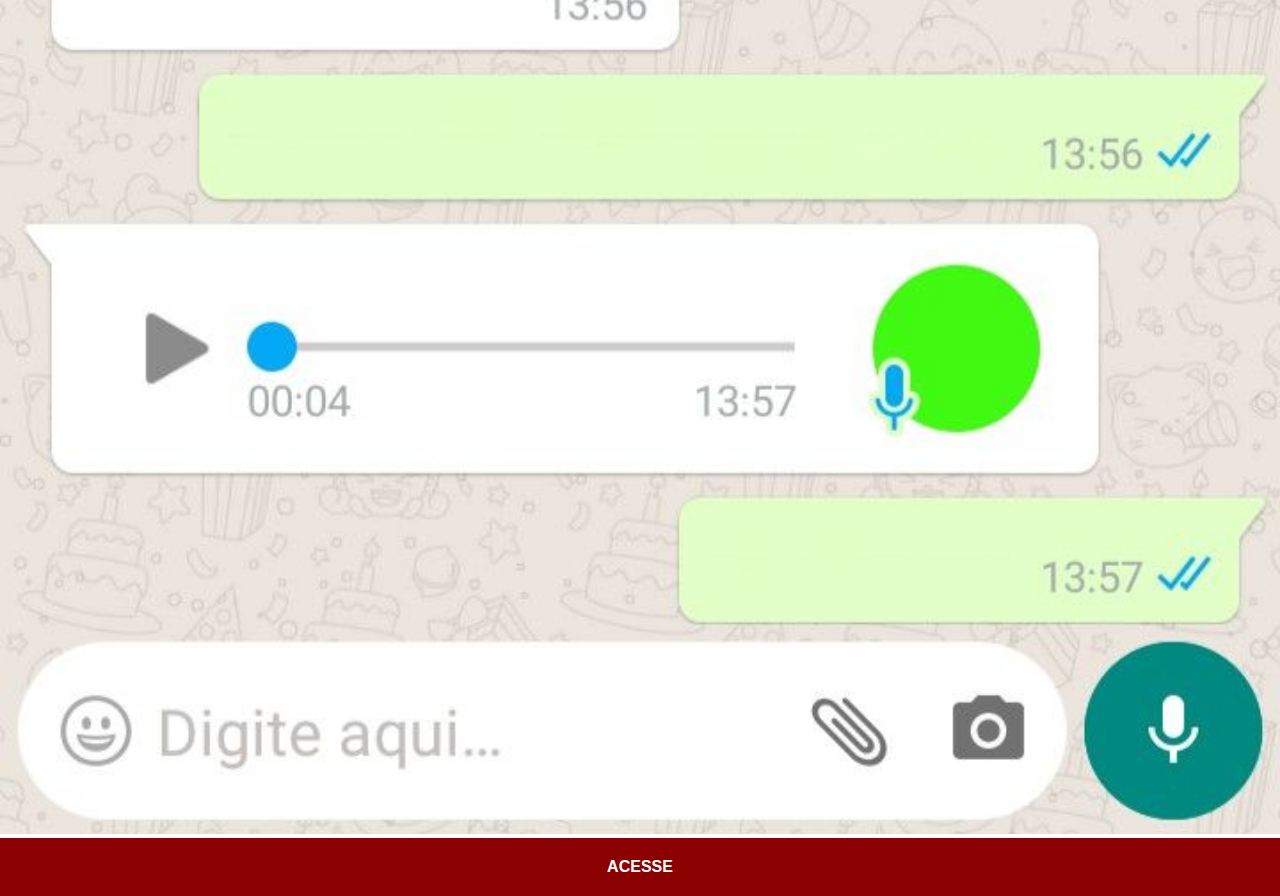
<file: whats.html>
<!DOCTYPE html>
<html lang="pt-br">
<head>
    <meta charset="UTF-8">
    <meta name="viewport" content="width=device-width, initial-scale=1.0">
    <title>Document</title>
    <link rel="stylesheet" href="rsocias.css">
</head>
<body>
    <img src="imagens/tela-whats.jpg" alt="">
    <a href="https://wa.me/message/B2WN6JQBAIKQF1" target="_blank">ACESSE</a>
</body>
</html>
</file>
<file: style.css>
@charset "UTF-B";

*{
    margin: 0px;
    padding: 0px;
}
html, body
{
    height: 100vh;
    width: 100vw;
    background-color: black;
}
body
{
    background: url(imagens/fundo-madeira.jpg) no-repeat top center;
    background-size: cover;
    background-attachment: fixed;
    
}
main
{
    height: 100vh;
    position: relative;
   
}
section#telefone
{
    top: 50%;
    left: 50%;
    transform:translate(-50%, -50%);
    height: 627px;
    width: 311px;
    position: absolute;
    background: url(imagens/frame-iphone.png) no-repeat ;
}
iframe#tela
{
    position: relative;
    top: 80px;
    left: 22px;
    width: 269px;
    height: 472px;
}
section#redes-sociais
{
    text-align: left;
}
section#redes-sociais  img
{
 width: 50px;
 height: 50px;
 margin: 5px;
 border-radius: 20px;
 box-shadow: 2px 2px 5px rgb(7, 7, 7 , 0.400);
 box-sizing: border-box;
}
section#redes-sociais img:hover
{
    border: 2px solid white;
    transform: translate(-10p, -10px);
    box-shadow: 5px 5px 10px black;
    transition: transform .1s , ;
}
</file>
<file: rsocias.css>
@charset "UTF8";
        *{
            margin: 0px;
            padding: 0px;
            font-family: Arial, Helvetica, sans-serif;
        }
        img{
            width: 100vw;
           
        }
        ::-webkit-scrollbar
        {
            width: 0px;
            height: 0px;
        }
        a{
            display: block;
            background-color: darkred;
            color: white;
            padding: 20px;
            text-align: center;
            font-weight: bolder;
            text-decoration: none;
        }
        a:hover
        {
            background-color: red;
        }
</file>
